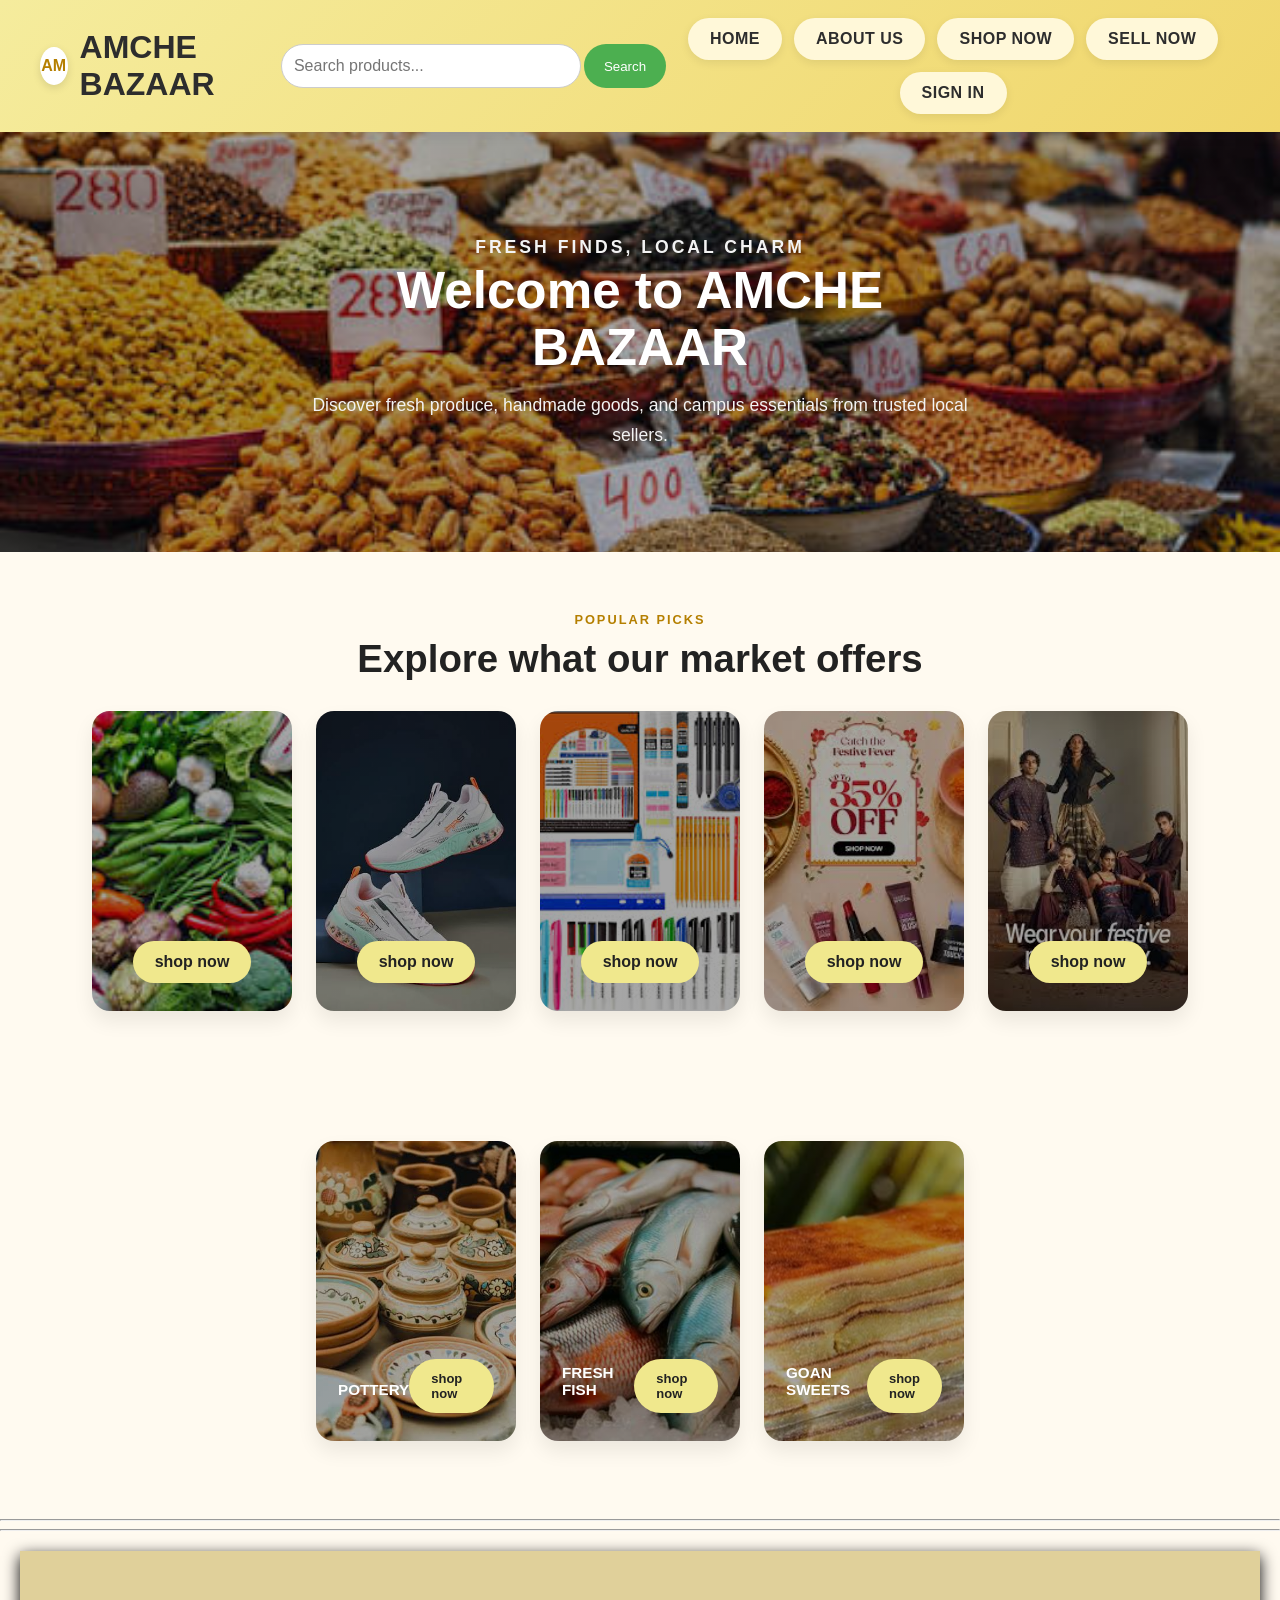
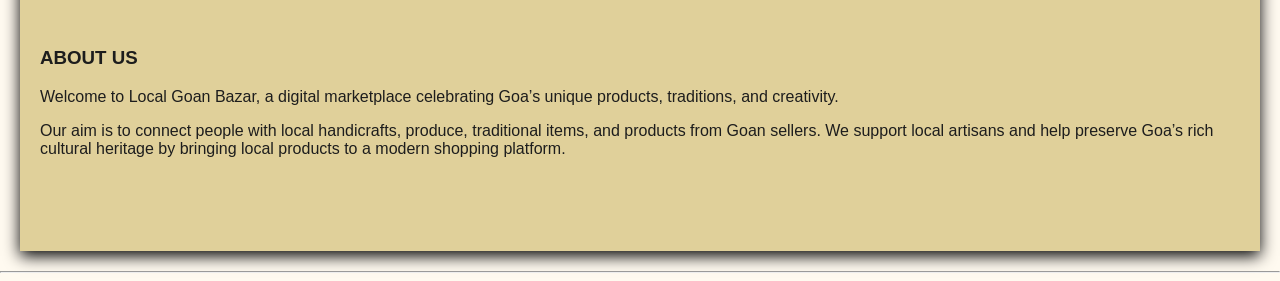
<file: index.html>
<DOCTYPE>
<html>
<head>
<title>Amche Bazaar- Buy & Sell Local Items</title>
<meta charset="UTF-8">
    <meta name="viewport" content="width=device-width, initial-scale=1.0">
    <title>AMCHEM BAZAAR</title>
    <link rel="stylesheet" href="style.css">
      <style>
    * {
    box-sizing: border-box;
  }
   body {
    margin: 0;
    font-family: Arial, sans-serif;
    background: #fffaf0;
    color: #1d1d1d;
  }
  a {
    text-decoration: none;
    color: inherit;
  }
  .navbar {
    background: linear-gradient(135deg, #f5ec9d, #f0d66b);
    padding: 18px 40px;
    display: flex;
    flex-direction:row;
    justify-content: space-between;
    align-items: center;
    box-shadow: 0 4px 12px rgba(0, 0, 0, 0.08);
    position: sticky;
    top: 0;
    z-index: 10;
  }
  .brand {
    display: flex;
    align-items: center;
    gap: 12px;
  }
  .brand-mark {
    width: 38px;
    height: 38px;
    display: inline-flex;
    align-items: center;
    justify-content: center;
    border-radius: 50%;
    background: #fff;
    color: #b57f00;
    font-weight: 700;
    box-shadow: 0 3px 8px rgba(0, 0, 0, 0.12);
  }
  .navbar h1 {
    margin: 0;
    font-size: 2rem;
    color: #2d2d2d;
    text-transform: capitalize;
  }
  .buttons {
    display: flex;
    flex-direction:row;
    flex-wrap: wrap;
    justify-content: center;
    gap: 12px;
  }
  .buttons a {
    display: inline-block;
    padding: 12px 22px;
    border-radius: 30px;
    background: #fff8d9;
    color: #2d2d2d;
    font-weight: 700;
    text-transform: uppercase;
    letter-spacing: 0.5px;
    transition: transform 0.2s ease, box-shadow 0.2s ease;
    box-shadow: 0 3px 10px rgba(0, 0, 0, 0.08);
  }
  .buttons a:hover {
    transform: translateY(-2px);
    box-shadow: 0 8px 16px rgba(0, 0, 0, 0.12);
  }
  .welcomesection {
    background: linear-gradient(rgba(0, 0, 0, 0.35), rgba(0, 0, 0, 0.35)), url("assets/images/localm.jpg") center/cover no-repeat;
    min-height: 420px;
    display: flex;
    align-items: center;
    justify-content: center;
    padding: 40px 20px;
  }
  .backbody {
    max-width: 700px;
    text-align: center;
    color: #fff;
  }
  .tagline {
    margin: 0 0 10px;
    font-size: 1rem;
    letter-spacing: 3px;
    text-transform: uppercase;
    color: #ffe69a;
    font-weight: 700;
  }
  .backbody h1 {
    margin: 0 0 15px;
    font-size: clamp(2.2rem, 4vw, 4rem);
    line-height: 1.1;
  }
  .backbody p {
    margin: 0;
    font-size: 1.1rem;
    line-height: 1.7;
    color: #f3f3f3;
  }
  .products {
    padding: 60px 20px 40px;
    background: #fffaf0;
  }
  .section-heading {
    text-align: center;
    margin-bottom: 30px;
  }
  .section-heading span {
    display: inline-block;
    margin-bottom: 10px;
    color: #b57f00;
    font-weight: 700;
    text-transform: uppercase;
    letter-spacing: 2px;
    font-size: 0.8rem;
  }
  .section-heading h2 {
    margin: 0;
    font-size: clamp(2rem, 3vw, 3rem);
    color: #222;
  }
  .cards {
    display: flex;
    justify-content: center;
    flex-wrap: wrap;
    gap: 24px;
    margin: 0 auto 30px;
    max-width: 1200px;
    hover:{
        background-color:rgb(221, 207, 207);
    }
  }
  .card1{
    flex: 1 1 260px;
    display:flex;
       justify-content:center;
    align-items:flex-end;
    max-width: 200px;
        height:300px;
       background-image:linear-gradient(rgb(0,0,0, 0.35), rgb(0,0,0, 0.35)),url("assets/images/organic-picks.jpg");
       background-size:cover;
    background-position:center;
    padding: 28px 22px;
    border-radius: 18px;
    box-shadow: 0 10px 20px rgba(0, 0, 0, 0.08);
    text-align: center;
    align-element:bottom;
    color: #fff;
  }
    .card2{
      flex: 1 1 260px;
  display:flex;
       justify-content:center;
    align-items:flex-end;
    max-width: 200px;
        height:300px;
       background-image:linear-gradient(rgb(0,0,0, 0.35), rgb(0,0,0, 0.35)),url("assets/images/shoes.jpg");
       background-size:cover;
    background-position:center;
    padding: 28px 22px;
    border-radius: 18px;
    box-shadow: 0 10px 20px rgba(0, 0, 0, 0.08);
    text-align: center;
    color: #fff;
  }
    .card3{
      flex: 1 1 260px;
   display:flex;
       justify-content:center;
    align-items:flex-end;
    max-width: 200px;
        height:300px;
       background-image:linear-gradient(rgb(0,0,0, 0.35), rgb(0,0,0, 0.35)),url("assets/images/schoolstuf.jpg");
       background-size:cover;
    background-position:center;
    padding: 28px 22px;
    border-radius: 18px;
    box-shadow: 0 10px 20px rgba(0, 0, 0, 0.08);
    text-align: center;
    color: #fff;
  }
    .card4{
      flex: 1 1 260px;
    display:flex;
       justify-content:center;
    align-items:flex-end;
    max-width: 200px;
        height:300px;
        background-image:linear-gradient(rgb(0,0,0, 0.35), rgb(0,0,0, 0.35)),url("assets/images/beautypro.jpg");
        background-size:cover;
    background-position:center;
    padding: 28px 22px;
    border-radius: 18px;
    box-shadow: 0 10px 20px rgba(0, 0, 0, 0.08);
    text-align: center;
    color: #fff;
  }  
  .card5{
    flex: 1 1 260px;
    display:flex;
       justify-content:center;
    align-items:flex-end;
    max-width: 200px;
    height:300px;
    background-image:linear-gradient(rgb(0,0,0, 0.35), rgb(0,0,0, 0.35)),url("assets/images/cloths.jpg");
    background-size:cover;
    background-position:center;
    padding: 28px 22px;
    border-radius: 18px;
    box-shadow: 0 10px 20px rgba(0, 0, 0, 0.08);
    color: #fff;
  }
   .card6{
    flex: 1 1 260px;
    display:flex;
       justify-content:center;
    align-items:flex-end;
    max-width: 200px;
    height:300px;
    background-image: linear-gradient(rgb(0,0,0, 0.35), rgb(0,0,0, 0.35)),url("assets/images/pots.jpg");
    background-size:cover;
    background-position:center;
    padding: 28px 22px;
    border-radius: 18px;
    box-shadow: 0 10px 20px rgba(0, 0, 0, 0.08);
    color: #fff;
    font-size:13px;
  }
   .card7{
    flex: 1 1 260px;
    display:flex;
       justify-content:center;
    align-items:flex-end;
    max-width: 200px;
    height:300px;
    background-image:linear-gradient(rgb(0,0,0, 0.35), rgb(0,0,0, 0.35)),url("assets/images/freshfish.jpg");
    background-size:cover;
    background-position:center;
    padding: 28px 22px;
    border-radius: 18px;
    box-shadow: 0 10px 20px rgba(0, 0, 0, 0.08);
    color: #fff;
     font-size:13px;
  }
     .card8{
    flex: 1 1 260px;
    display:flex;
       justify-content:center;
    align-items:flex-end;
    max-width: 200px;
    height:300px;
    background-image:linear-gradient(rgb(0,0,0, 0.35), rgb(0,0,0, 0.35)),url("assets/images/goan-sweets.jpg");
    background-size:auto;
    background-position:center;
    padding: 28px 22px;
    border-radius: 18px;
    box-shadow: 0 10px 20px rgba(0, 0, 0, 0.08);
    color: #fff;
     font-size:13px;
  }
.card1:hover{
  transform:scale(1.1);
  box-shadow:0 8px 20px rgb(0,0,0);
}
.card2:hover{
  transform:scale(1.1);
   box-shadow:0 8px 20px rgb(0,0,0);
}
.card3:hover{
  transform:scale(1.1);
   box-shadow:0 8px 20px rgb(0,0,0);
}
.card4:hover{
  transform:scale(1.1);
box-shadow:0 8px 20px rgb(0,0,0);
}
.card5:hover{
  transform:scale(1.1);
  box-shadow:0 8px 20px rgb(0,0,0);
}
.card6:hover{
  transform:scale(1.1);
  box-shadow:0 8px 20px rgb(0,0,0);
}
.card7:hover{
  transform:scale(1.1);
  box-shadow:0 8px 20px rgb(0,0,0);
}
.card8:hover{
  transform:scale(1.1);
  box-shadow:0 8px 20px rgb(0,0,0);
}
  .cardbut a {
    display: inline-block;
    padding: 12px 22px;
    border-radius: 30px;
    background: #f0e88d;
    color: #222;
    font-weight: 700;
    transition: 0.2s ease;
  }
  .cardbut a:hover {
    background: #e7d85b;
  }
  .card h3 {
    margin: 0 0 12px;
    font-size: 1.6rem;
  }
  .card p {
    margin: 0;
    line-height: 1.6;
    font-size: 1rem;
    color: #fffaf1;
  }
  .shop-grid {
    display: flex;
    justify-content: center;
    flex-wrap: wrap;
    gap: 18px;
    max-width: 1000px;
    margin: 40px auto 0;
  }
  .shop-item {
    flex: 1 1 220px;
    max-width: 260px;
    background: #fff;
    border: 1px solid #f5d77c;
    border-radius: 16px;
    padding: 22px 18px;
    text-align: center;
    box-shadow: 0 4px 12px rgba(0, 0, 0, 0.04);
  }
  .shop-item h3 {
    margin: 0 0 18px;
    color: #2d2d2d;
    font-size: 1.5rem;
  }
  .shop-item a:hover {
    background: #e7d85b;
  }
  @media (max-width: 700px) {
    .navbar {
      flex-direction: row;
      gap: 16px;
      padding: 18px 20px;
    }
    .navbar h1 {
      font-size: 1.6rem;
    }
    .buttons a {
      padding: 10px 16px;
    }
  }
  .box{
    border-radius:0px;
    width: 300px;
    height: 500px;
    background-color: rgb(240, 240, 240);
    padding: 20px;
    margin: 20px;
    box-shadow:0 5px 15px black;
    align-content:center;
  }
  .boxcontent{
    size:10px;
    font-family:Montserra;
  }
  .search-bar {
    display: flex;
    justify-content: center;
    gap: 3px;
}
.search-bar input {
    width: 200px;
    padding: 12px;
    border: 1px solid #ccc;
    border-radius: 25px;
    font-size: 16px;
}
.search-bar button {
    padding: 12px 20px;
    border: none;
    border-radius: 25px;
    background-color: #4caf50;
    color: white;
    cursor: pointer;
}
  .aboutus{
    display:center;
    justify-content:center;
    align-items:center;
      border-radius:0px;
    width: auto;
    height: 300px;
    background-color: rgb(224, 208, 154);
    padding: 20px;
    margin: 20px;
    box-shadow:0 5px 15px black;
    align-content:center;
  }
 .search-bar input {
    width: 300px;
    padding: 12px;
    border: 1px solid #ccc;
    border-radius: 25px;
    font-size: 16px;
}
 
    </style>
</head>
<body>
  <header class="navbar">
    <div class="brand">
      <span class="brand-mark">AM</span>
      <h1>AMCHE BAZAAR</h1>
      <div>
      <nav>
<div class="search-bar">
    <input type="text" placeholder="Search products...">
    <button>Search</button>
</div>
</div>
      </div>
    </div>
    <nav class="buttons" aria-label="Main navigation">
      <a href="#">Home</a>
      <a href="#aboutus">About Us</a>
      <a href="products.html">Shop Now</a>
      <a href="signin.html">Sell Now</a>
      <a href="signin.html">Sign In</a>
    </nav>
  </header>

  <main>
    <section class="welcomesection">
      <div class="backbody">
        <p class="tagline">Fresh finds, local charm</p>
        <h1>Welcome to AMCHE BAZAAR</h1>
        <p>Discover fresh produce, handmade goods, and campus essentials from trusted local sellers.</p>
      </div>
    </section>
    <section class="products">
      <div class="section-heading">
        <span>Popular picks</span>
        <h2>Explore what our market offers</h2>
      </div>
      <div class="cards">
        <article class="card1">
        <nav>
        <div class="cardbut"><a href="product.html">shop now</a></div></nav>
        </article>
        <article class="card2">
           <div class="cardbut"><a href="product2.html">shop now</a></div>
        </article>
        <article class="card3">
        <div class="cardbut"><a href="product.html">shop now</a></div>
        </article>
        <article class="card4">
    <div class="cardbut"><a href=#>shop now</a></div>
        </article>
        <article class="card5">
        <div class="cardbut"><a href=#>shop now</a></div>
        </article>
      </div>
      </section>
    <section class="products">
     <div class="cards">
        <article class="card6">
        <h1>POTTERY</h1>
        <nav>
        <div class="cardbut"><a href="product.html">shop now</a></div></nav>
        </article>
        <article class="card7">
        <h1>FRESH FISH</h1>
          <nav> <div class="cardbut"><a href="products.html#freshfish">shop now</a></div></.nav>
        </article>
          <article class="card8">
          <h1>GOAN SWEETS</h1>
          <nav> <div class="cardbut"><a href="products.html#goansweets">shop now</a></div></.nav>
        </article>
      </div>
    </section>
    <hr>
</section>
<hr>
    <section  id="aboutus">
    <article class="aboutus">
    <h1 style="align-items: center;">ABOUT US</h1>

<p>Welcome to Local Goan Bazar, a digital marketplace celebrating Goa’s unique products, traditions, and creativity.</p>

<p>Our aim is to connect people with local handicrafts, produce, traditional items, and products from Goan sellers. We support local artisans and help preserve Goa’s rich cultural heritage by bringing local products to a modern shopping platform.</p>
</article>
</section>
<hr>
  
  </main>

</body>
</file>
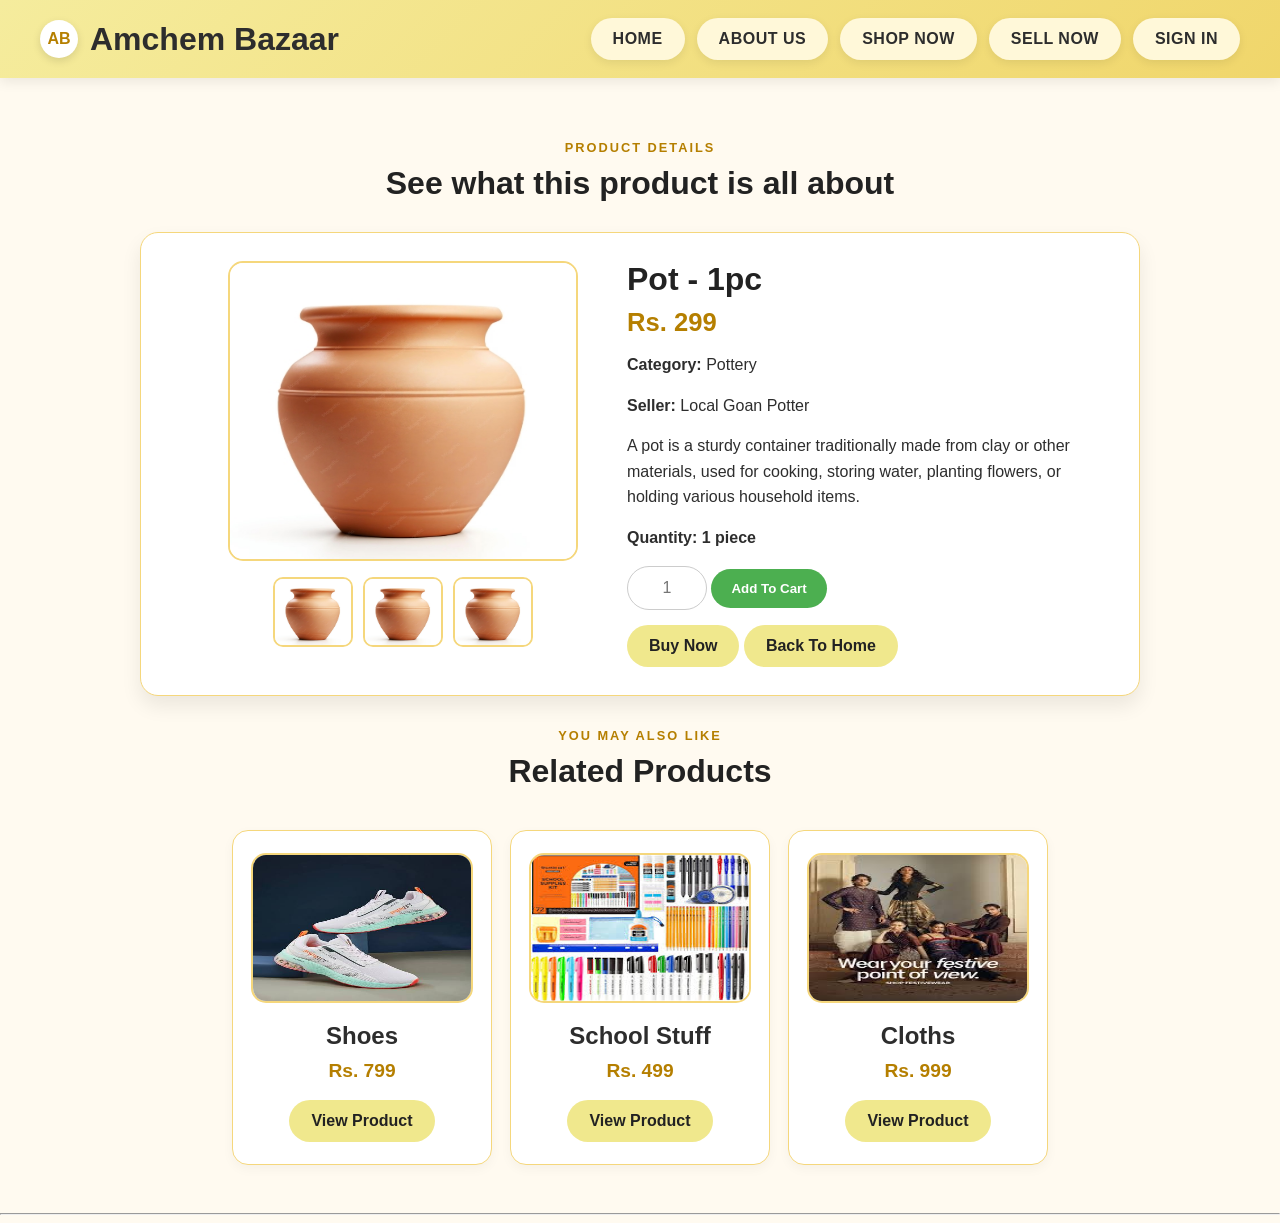
<file: product.html>
<!DOCTYPE html>
<html>
<head>
<meta charset="UTF-8">
<meta name="viewport" content="width=device-width, initial-scale=1.0">
<title>Amchem Bazaar - Pots</title>
<link rel="stylesheet" href="style.css">
<style>
  * {
    box-sizing: border-box;
  }
  body {
    margin: 0;
    font-family: Arial, sans-serif;
    background: #fffaf0;
    color: #1d1d1d;
  }
  a {
    text-decoration: none;
    color: inherit;
  }
  .navbar {
    background: linear-gradient(135deg, #f5ec9d, #f0d66b);
    padding: 18px 40px;
    display: flex;
    justify-content: space-between;
    align-items: center;
    box-shadow: 0 4px 12px rgba(0, 0, 0, 0.08);
    position: sticky;
    top: 0;
    z-index: 10;
  }
  .brand {
    display: flex;
    align-items: center;
    gap: 12px;
  }
  .brand-mark {
    width: 38px;
    height: 38px;
    display: inline-flex;
    align-items: center;
    justify-content: center;
    border-radius: 50%;
    background: #fff;
    color: #b57f00;
    font-weight: 700;
    box-shadow: 0 3px 8px rgba(0, 0, 0, 0.12);
  }
  .navbar h1 {
    margin: 0;
    font-size: 2rem;
    color: #2d2d2d;
    text-transform: capitalize;
  }
  .buttons {
    display: flex;
    flex-wrap: wrap;
    justify-content: center;
    gap: 12px;
  }
  .buttons a {
    display: inline-block;
    padding: 12px 22px;
    border-radius: 30px;
    background: #fff8d9;
    color: #2d2d2d;
    font-weight: 700;
    text-transform: uppercase;
    letter-spacing: 0.5px;
    box-shadow: 0 3px 10px rgba(0, 0, 0, 0.08);
  }
  .buttons a:hover {
    transform: translateY(-2px);
    box-shadow: 0 8px 16px rgba(0, 0, 0, 0.12);
  }
  .products {
    padding: 60px 20px 40px;
    background: #fffaf0;
  }
  .section-heading {
    text-align: center;
    margin-bottom: 30px;
  }
  .section-heading span {
    display: inline-block;
    margin-bottom: 10px;
    color: #b57f00;
    font-weight: 700;
    text-transform: uppercase;
    letter-spacing: 2px;
    font-size: 0.8rem;
  }
  .section-heading h2 {
    margin: 0;
    font-size: 2rem;
    color: #222;
  }
  .product-box {
    display: flex;
    justify-content: center;
    flex-wrap: wrap;
    gap: 24px;
    max-width: 1000px;
    margin: 0 auto 30px;
    background: #fff;
    border: 1px solid #f5d77c;
    border-radius: 18px;
    padding: 28px 22px;
    box-shadow: 0 10px 20px rgba(0, 0, 0, 0.08);
  }
  .product-image {
    flex: 1 1 260px;
    max-width: 400px;
    text-align: center;
  }
  .product-image img {
    width: 100%;
    max-width: 350px;
    height: 300px;
    border: 2px solid #f5d77c;
    border-radius: 15px;
  }
  .small-images {
    display: flex;
    justify-content: center;
    gap: 10px;
    margin-top: 12px;
  }
  .small-images img {
    width: 80px;
    height: 70px;
    border: 2px solid #f5d77c;
    border-radius: 10px;
  }
  .product-details {
    flex: 1 1 260px;
    max-width: 450px;
    text-align: left;
  }
  .product-details h1 {
    margin: 0 0 10px;
    font-size: 2rem;
    color: #222;
  }
  .product-details h3 {
    margin: 0 0 15px;
    font-size: 1.6rem;
    color: #b57f00;
  }
  .product-details p {
    margin: 0 0 15px;
    line-height: 1.6;
    font-size: 1rem;
    color: #2d2d2d;
  }
  .product-details input {
    width: 80px;
    padding: 12px;
    border: 1px solid #ccc;
    border-radius: 25px;
    font-size: 16px;
    text-align: center;
  }
  .product-details button {
    padding: 12px 20px;
    border: none;
    border-radius: 25px;
    background-color: #4caf50;
    color: white;
    font-weight: 700;
    cursor: pointer;
  }
  .cardbut a {
    display: inline-block;
    padding: 12px 22px;
    border-radius: 30px;
    background: #f0e88d;
    color: #222;
    font-weight: 700;
  }
  .cardbut a:hover {
    background: #e7d85b;
  }
  .shop-grid {
    display: flex;
    justify-content: center;
    flex-wrap: wrap;
    gap: 18px;
    max-width: 1000px;
    margin: 40px auto 0;
  }
  .shop-item {
    flex: 1 1 220px;
    max-width: 260px;
    background: #fff;
    border: 1px solid #f5d77c;
    border-radius: 16px;
    padding: 22px 18px;
    text-align: center;
    box-shadow: 0 4px 12px rgba(0, 0, 0, 0.04);
  }
  .shop-item img {
    width: 100%;
    height: 150px;
    border: 2px solid #f5d77c;
    border-radius: 15px;
  }
  .shop-item h3 {
    margin: 15px 0 10px;
    color: #2d2d2d;
    font-size: 1.5rem;
  }
  .shop-item p {
    margin: 0 0 18px;
    color: #b57f00;
    font-weight: 700;
    font-size: 1.2rem;
  }
  .shop-item a {
    display: inline-block;
    padding: 12px 22px;
    border-radius: 30px;
    background: #f0e88d;
    color: #222;
    font-weight: 700;
  }
  .shop-item a:hover {
    background: #e7d85b;
  }
  @media (max-width: 700px) {
    .navbar {
      flex-direction: column;
      gap: 16px;
      padding: 18px 20px;
    }
    .navbar h1 {
      font-size: 1.6rem;
    }
    .buttons a {
      padding: 10px 16px;
    }
    .product-details {
      text-align: center;
    }
  }
</style>
</head>
<body>
  <header class="navbar">
    <div class="brand">
      <span class="brand-mark">AB</span>
      <h1>Amchem Bazaar</h1>
    </div>
    <nav class="buttons" aria-label="Main navigation">
      <a href="index.html">Home</a>
      <a href="#">About Us</a>
      <a href="#">Shop Now</a>
      <a href="#">Sell Now</a>
      <a href="#">Sign In</a>
    </nav>
  </header>

  <main>
    <section class="products">
      <div class="section-heading">
        <span>Product Details</span>
        <h2>See what this product is all about</h2>
      </div>
      <div class="product-box">
        <div class="product-image">
          <img src="pot.jpeg" alt="Organic Picks Fresh Veggie Basket">
          <div class="small-images">
            <img src="pot.jpeg" alt="Product image 1">
            <img src="pot.jpeg" alt="Product image 2">
            <img src="pot.jpeg" alt="Product image 3">
          </div>
        </div>

        <div class="product-details">
          <h1>Pot - 1pc</h1>
          <h3>Rs. 299</h3>
          <p><b>Category:</b> Pottery</p>
          <p><b>Seller:</b> Local Goan Potter</p>
          <p>A pot is a sturdy container traditionally made from clay or other materials, used for cooking, storing water, planting flowers, or holding various household items.</p>
          <p><b>Quantity: 1 piece</b></p>
          <p>
            <input type="text" placeholder="1">
            <button>Add To Cart</button>
          </p>
          <div class="cardbut">
            <a href="#">Buy Now</a>
            <a href="index.html">Back To Home</a>
          </div>
        </div>
      </div>

      <div class="section-heading">
        <span>You may also like</span>
        <h2>Related Products</h2>
      </div>

      <div class="shop-grid">
        <div class="shop-item">
          <img src="assets/images/shoes.jpg" alt="Shoes">
          <h3>Shoes</h3>
          <p>Rs. 799</p>
          <a href="#">View Product</a>
        </div>
        <div class="shop-item">
          <img src="assets/images/schoolstuf.jpg" alt="School Stuff">
          <h3>School Stuff</h3>
          <p>Rs. 499</p>
          <a href="#">View Product</a>
        </div>
        <div class="shop-item">
          <img src="assets/images/cloths.jpg" alt="Cloths">
          <h3>Cloths</h3>
          <p>Rs. 999</p>
          <a href="#">View Product</a>
        </div>
      </div>
    </section>
    <hr>
  </main>
</body>
</html>
</file>
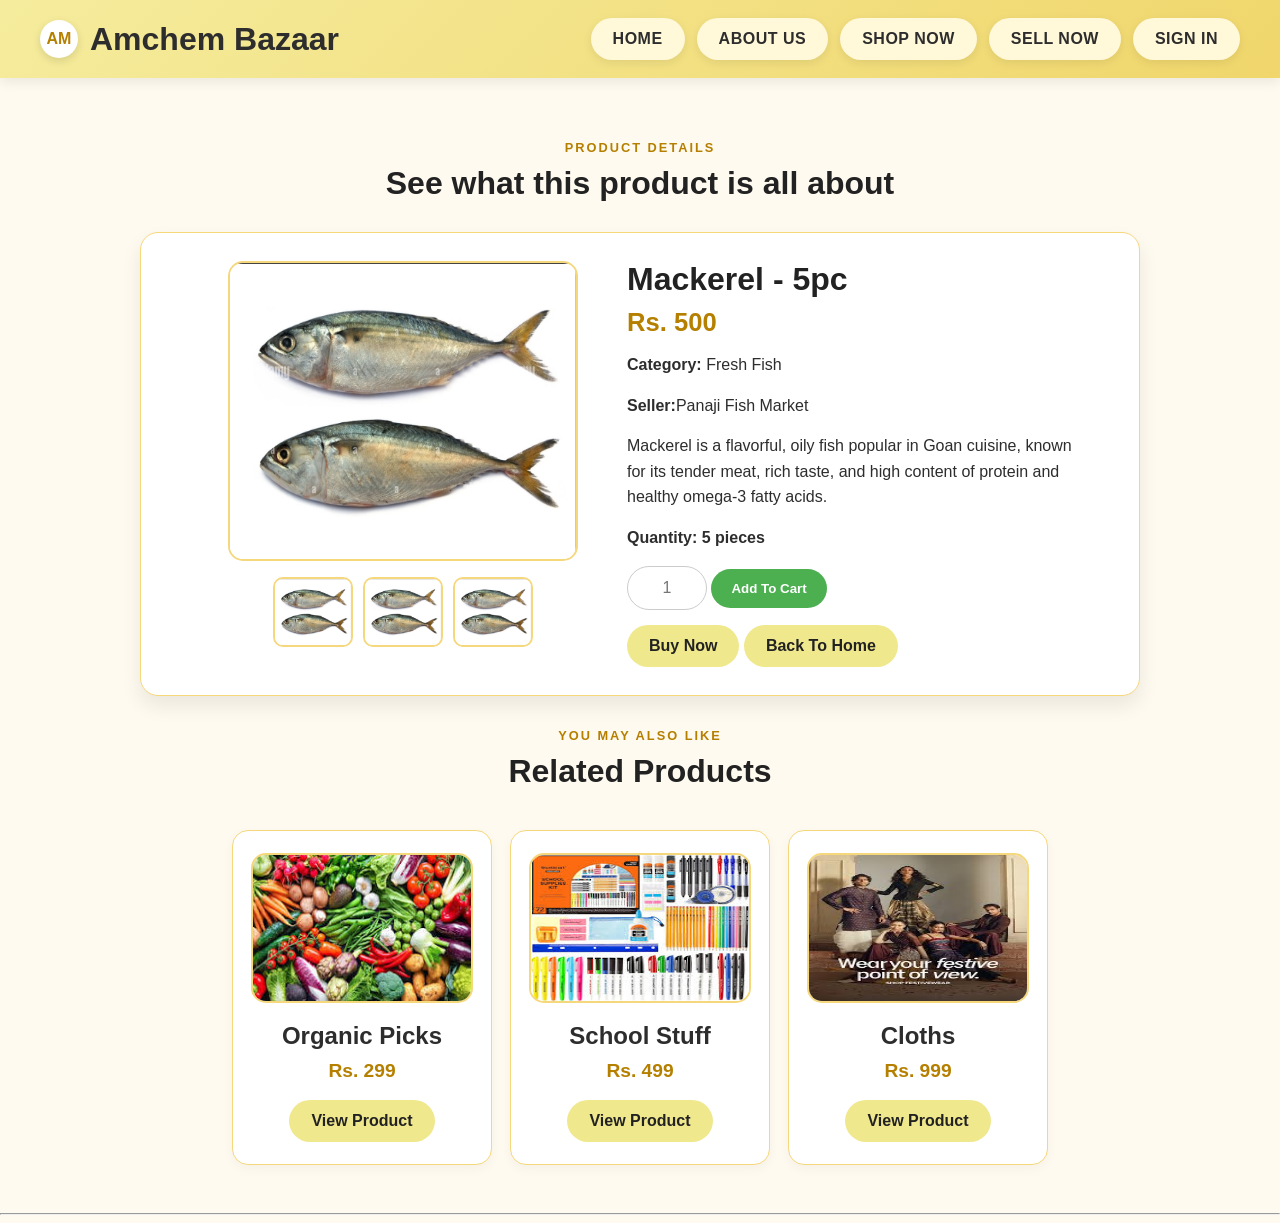
<file: product2.html>
<!DOCTYPE html>
<html>
<head>
<meta charset="UTF-8">
<meta name="viewport" content="width=device-width, initial-scale=1.0">
<title>Amchem Bazaar - Fresh Fish</title>
<link rel="stylesheet" href="style.css">
<style>
  * {
    box-sizing: border-box;
  }
  body {
    margin: 0;
    font-family: Arial, sans-serif;
    background: #fffaf0;
    color: #1d1d1d;
  }
  a {
    text-decoration: none;
    color: inherit;
  }
  .navbar {
    background: linear-gradient(135deg, #f5ec9d, #f0d66b);
    padding: 18px 40px;
    display: flex;
    justify-content: space-between;
    align-items: center;
    box-shadow: 0 4px 12px rgba(0, 0, 0, 0.08);
    position: sticky;
    top: 0;
    z-index: 10;
  }
  .brand {
    display: flex;
    align-items: center;
    gap: 12px;
  }
  .brand-mark {
    width: 38px;
    height: 38px;
    display: inline-flex;
    align-items: center;
    justify-content: center;
    border-radius: 50%;
    background: #fff;
    color: #b57f00;
    font-weight: 700;
    box-shadow: 0 3px 8px rgba(0, 0, 0, 0.12);
  }
  .navbar h1 {
    margin: 0;
    font-size: 2rem;
    color: #2d2d2d;
    text-transform: capitalize;
  }
  .buttons {
    display: flex;
    flex-wrap: wrap;
    justify-content: center;
    gap: 12px;
  }
  .buttons a {
    display: inline-block;
    padding: 12px 22px;
    border-radius: 30px;
    background: #fff8d9;
    color: #2d2d2d;
    font-weight: 700;
    text-transform: uppercase;
    letter-spacing: 0.5px;
    box-shadow: 0 3px 10px rgba(0, 0, 0, 0.08);
  }
  .buttons a:hover {
    transform: translateY(-2px);
    box-shadow: 0 8px 16px rgba(0, 0, 0, 0.12);
  }
  .products {
    padding: 60px 20px 40px;
    background: #fffaf0;
  }
  .section-heading {
    text-align: center;
    margin-bottom: 30px;
  }
  .section-heading span {
    display: inline-block;
    margin-bottom: 10px;
    color: #b57f00;
    font-weight: 700;
    text-transform: uppercase;
    letter-spacing: 2px;
    font-size: 0.8rem;
  }
  .section-heading h2 {
    margin: 0;
    font-size: 2rem;
    color: #222;
  }
  .product-box {
    display: flex;
    justify-content: center;
    flex-wrap: wrap;
    gap: 24px;
    max-width: 1000px;
    margin: 0 auto 30px;
    background: #fff;
    border: 1px solid #f5d77c;
    border-radius: 18px;
    padding: 28px 22px;
    box-shadow: 0 10px 20px rgba(0, 0, 0, 0.08);
  }
  .product-image {
    flex: 1 1 260px;
    max-width: 400px;
    text-align: center;
  }
  .product-image img {
    width: 100%;
    max-width: 350px;
    height: 300px;
    border: 2px solid #f5d77c;
    border-radius: 15px;
  }
  .small-images {
    display: flex;
    justify-content: center;
    gap: 10px;
    margin-top: 12px;
  }
  .small-images img {
    width: 80px;
    height: 70px;
    border: 2px solid #f5d77c;
    border-radius: 10px;
  }
  .product-details {
    flex: 1 1 260px;
    max-width: 450px;
    text-align: left;
  }
  .product-details h1 {
    margin: 0 0 10px;
    font-size: 2rem;
    color: #222;
  }
  .product-details h3 {
    margin: 0 0 15px;
    font-size: 1.6rem;
    color: #b57f00;
  }
  .product-details p {
    margin: 0 0 15px;
    line-height: 1.6;
    font-size: 1rem;
    color: #2d2d2d;
  }
  .product-details input {
    width: 80px;
    padding: 12px;
    border: 1px solid #ccc;
    border-radius: 25px;
    font-size: 16px;
    text-align: center;
  }
  .product-details button {
    padding: 12px 20px;
    border: none;
    border-radius: 25px;
    background-color: #4caf50;
    color: white;
    font-weight: 700;
    cursor: pointer;
  }
  .cardbut a {
    display: inline-block;
    padding: 12px 22px;
    border-radius: 30px;
    background: #f0e88d;
    color: #222;
    font-weight: 700;
  }
  .cardbut a:hover {
    background: #e7d85b;
  }
  .shop-grid {
    display: flex;
    justify-content: center;
    flex-wrap: wrap;
    gap: 18px;
    max-width: 1000px;
    margin: 40px auto 0;
  }
  .shop-item {
    flex: 1 1 220px;
    max-width: 260px;
    background: #fff;
    border: 1px solid #f5d77c;
    border-radius: 16px;
    padding: 22px 18px;
    text-align: center;
    box-shadow: 0 4px 12px rgba(0, 0, 0, 0.04);
  }
  .shop-item img {
    width: 100%;
    height: 150px;
    border: 2px solid #f5d77c;
    border-radius: 15px;
  }
  .shop-item h3 {
    margin: 15px 0 10px;
    color: #2d2d2d;
    font-size: 1.5rem;
  }
  .shop-item p {
    margin: 0 0 18px;
    color: #b57f00;
    font-weight: 700;
    font-size: 1.2rem;
  }
  .shop-item a {
    display: inline-block;
    padding: 12px 22px;
    border-radius: 30px;
    background: #f0e88d;
    color: #222;
    font-weight: 700;
  }
  .shop-item a:hover {
    background: #e7d85b;
  }
  @media (max-width: 700px) {
    .navbar {
      flex-direction: column;
      gap: 16px;
      padding: 18px 20px;
    }
    .navbar h1 {
      font-size: 1.6rem;
    }
    .buttons a {
      padding: 10px 16px;
    }
    .product-details {
      text-align: center;
    }
  }
</style>
</head>
<body>
  <header class="navbar">
    <div class="brand">
      <span class="brand-mark">AM</span>
      <h1>Amchem Bazaar</h1>
    </div>
    <nav class="buttons" aria-label="Main navigation">
      <a href="index.html">Home</a>
      <a href="#">About Us</a>
      <a href="#">Shop Now</a>
      <a href="#">Sell Now</a>
      <a href="#">Sign In</a>
    </nav>
  </header>

  <main>
    <section class="products">
      <div class="section-heading">
        <span>Product Details</span>
        <h2>See what this product is all about</h2>
      </div>

      <div class="product-box">
        <div class="product-image">
          <img src="mackerel.jpeg" alt="Sports Shoes">
          <div class="small-images">
            <img src="mackerel.jpeg" alt="Product image 1">
            <img src="mackerel.jpeg" alt="Product image 2">
            <img src="mackerel.jpeg" alt="Product image 3">
          </div>
        </div>

        <div class="product-details">
          <h1>Mackerel - 5pc</h1>
          <h3>Rs. 500</h3>
          <p><b>Category:</b> Fresh Fish</p>
          <p><b>Seller:</b>Panaji Fish Market</p>
          <p>Mackerel is a flavorful, oily fish popular in Goan cuisine, known for its tender meat, rich taste, and high content of protein and healthy omega-3 fatty acids.
</p>
          <p><b>Quantity: 5 pieces</b></p>
          <p>
            <input type="text" placeholder="1">
            <button>Add To Cart</button>
          </p>
          <div class="cardbut">
            <a href="#">Buy Now</a>
            <a href="index.html">Back To Home</a>
          </div>
        </div>
      </div>

      <div class="section-heading">
        <span>You may also like</span>
        <h2>Related Products</h2>
      </div>

      <div class="shop-grid">
        <div class="shop-item">
          <img src="assets/images/organic-picks.jpg" alt="Organic Picks">
          <h3>Organic Picks</h3>
          <p>Rs. 299</p>
          <a href="product.html">View Product</a>
        </div>
        <div class="shop-item">
          <img src="assets/images/schoolstuf.jpg" alt="School Stuff">
          <h3>School Stuff</h3>
          <p>Rs. 499</p>
          <a href="#">View Product</a>
        </div>
        <div class="shop-item">
          <img src="assets/images/cloths.jpg" alt="Cloths">
          <h3>Cloths</h3>
          <p>Rs. 999</p>
          <a href="#">View Product</a>
        </div>
      </div>
    </section>
    <hr>
  </main>
</body>
</html>
</file>
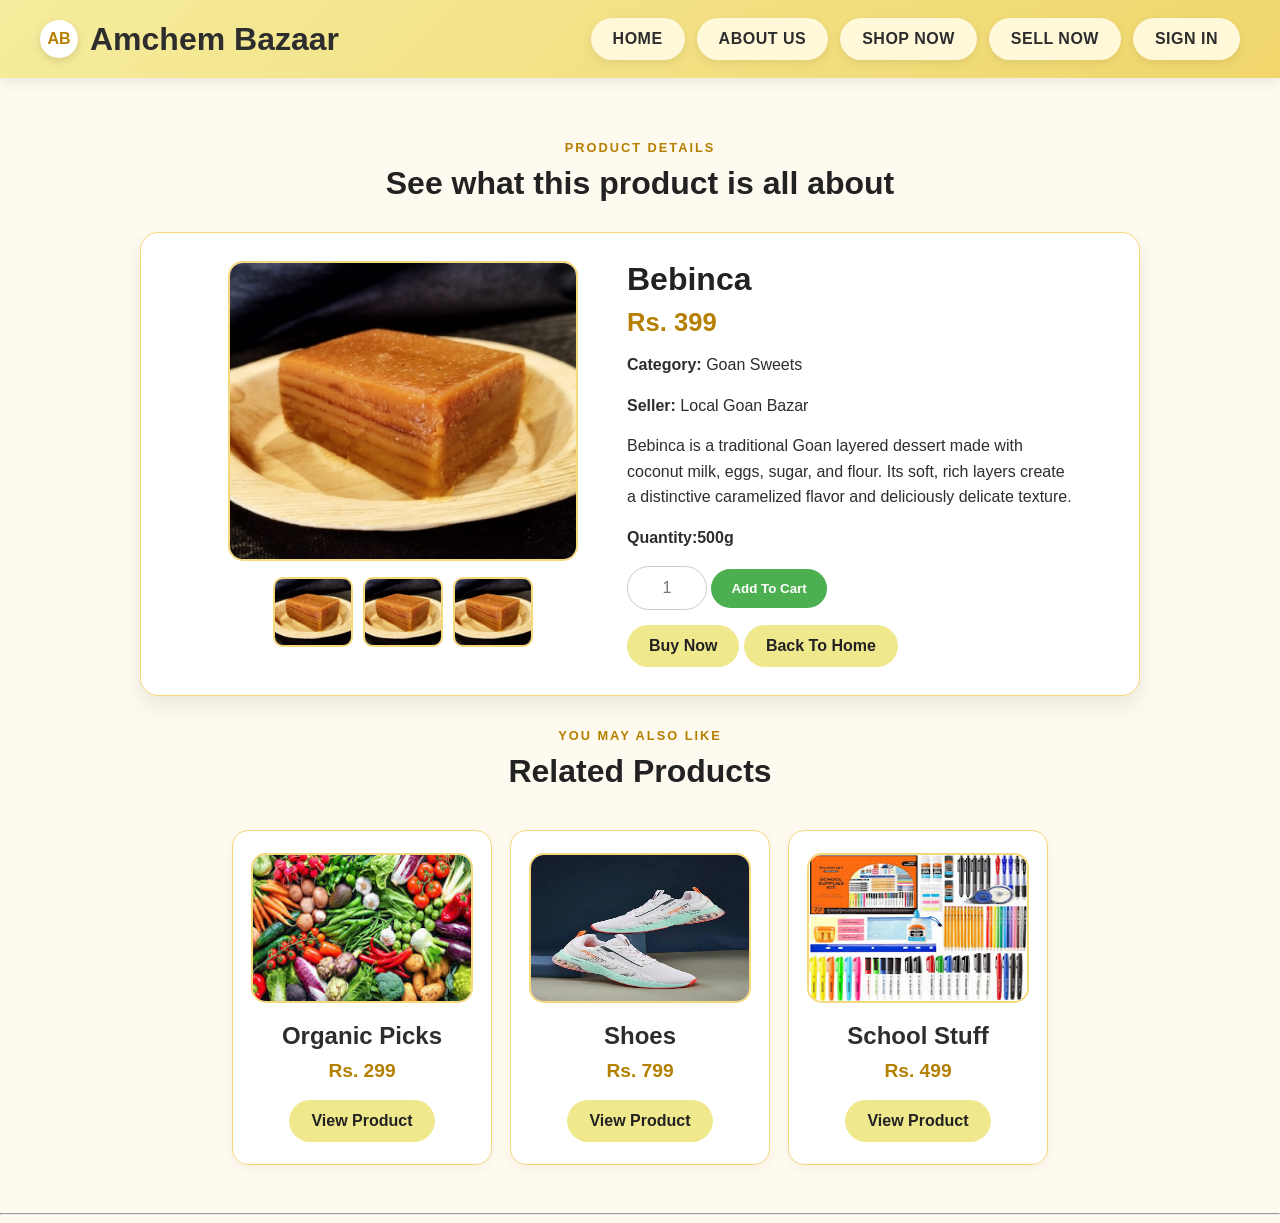
<file: product3.html>
<!DOCTYPE html>
<html>
<head>
<meta charset="UTF-8">
<meta name="viewport" content="width=device-width, initial-scale=1.0">
<title>Amchem Bazaar - Sweets</title>
<link rel="stylesheet" href="style.css">
<style>
  * {
    box-sizing: border-box;
  }
  body {
    margin: 0;
    font-family: Arial, sans-serif;
    background: #fffaf0;
    color: #1d1d1d;
  }
  a {
    text-decoration: none;
    color: inherit;
  }
  .navbar {
    background: linear-gradient(135deg, #f5ec9d, #f0d66b);
    padding: 18px 40px;
    display: flex;
    justify-content: space-between;
    align-items: center;
    box-shadow: 0 4px 12px rgba(0, 0, 0, 0.08);
    position: sticky;
    top: 0;
    z-index: 10;
  }
  .brand {
    display: flex;
    align-items: center;
    gap: 12px;
  }
  .brand-mark {
    width: 38px;
    height: 38px;
    display: inline-flex;
    align-items: center;
    justify-content: center;
    border-radius: 50%;
    background: #fff;
    color: #b57f00;
    font-weight: 700;
    box-shadow: 0 3px 8px rgba(0, 0, 0, 0.12);
  }
  .navbar h1 {
    margin: 0;
    font-size: 2rem;
    color: #2d2d2d;
    text-transform: capitalize;
  }
  .buttons {
    display: flex;
    flex-wrap: wrap;
    justify-content: center;
    gap: 12px;
  }
  .buttons a {
    display: inline-block;
    padding: 12px 22px;
    border-radius: 30px;
    background: #fff8d9;
    color: #2d2d2d;
    font-weight: 700;
    text-transform: uppercase;
    letter-spacing: 0.5px;
    box-shadow: 0 3px 10px rgba(0, 0, 0, 0.08);
  }
  .buttons a:hover {
    transform: translateY(-2px);
    box-shadow: 0 8px 16px rgba(0, 0, 0, 0.12);
  }
  .products {
    padding: 60px 20px 40px;
    background: #fffaf0;
  }
  .section-heading {
    text-align: center;
    margin-bottom: 30px;
  }
  .section-heading span {
    display: inline-block;
    margin-bottom: 10px;
    color: #b57f00;
    font-weight: 700;
    text-transform: uppercase;
    letter-spacing: 2px;
    font-size: 0.8rem;
  }
  .section-heading h2 {
    margin: 0;
    font-size: 2rem;
    color: #222;
  }
  .product-box {
    display: flex;
    justify-content: center;
    flex-wrap: wrap;
    gap: 24px;
    max-width: 1000px;
    margin: 0 auto 30px;
    background: #fff;
    border: 1px solid #f5d77c;
    border-radius: 18px;
    padding: 28px 22px;
    box-shadow: 0 10px 20px rgba(0, 0, 0, 0.08);
  }
  .product-image {
    flex: 1 1 260px;
    max-width: 400px;
    text-align: center;
  }
  .product-image img {
    width: 100%;
    max-width: 350px;
    height: 300px;
    border: 2px solid #f5d77c;
    border-radius: 15px;
  }
  .small-images {
    display: flex;
    justify-content: center;
    gap: 10px;
    margin-top: 12px;
  }
  .small-images img {
    width: 80px;
    height: 70px;
    border: 2px solid #f5d77c;
    border-radius: 10px;
  }
  .product-details {
    flex: 1 1 260px;
    max-width: 450px;
    text-align: left;
  }
  .product-details h1 {
    margin: 0 0 10px;
    font-size: 2rem;
    color: #222;
  }
  .product-details h3 {
    margin: 0 0 15px;
    font-size: 1.6rem;
    color: #b57f00;
  }
  .product-details p {
    margin: 0 0 15px;
    line-height: 1.6;
    font-size: 1rem;
    color: #2d2d2d;
  }
  .product-details input {
    width: 80px;
    padding: 12px;
    border: 1px solid #ccc;
    border-radius: 25px;
    font-size: 16px;
    text-align: center;
  }
  .product-details button {
    padding: 12px 20px;
    border: none;
    border-radius: 25px;
    background-color: #4caf50;
    color: white;
    font-weight: 700;
    cursor: pointer;
  }
  .cardbut a {
    display: inline-block;
    padding: 12px 22px;
    border-radius: 30px;
    background: #f0e88d;
    color: #222;
    font-weight: 700;
  }
  .cardbut a:hover {
    background: #e7d85b;
  }
  .shop-grid {
    display: flex;
    justify-content: center;
    flex-wrap: wrap;
    gap: 18px;
    max-width: 1000px;
    margin: 40px auto 0;
  }
  .shop-item {
    flex: 1 1 220px;
    max-width: 260px;
    background: #fff;
    border: 1px solid #f5d77c;
    border-radius: 16px;
    padding: 22px 18px;
    text-align: center;
    box-shadow: 0 4px 12px rgba(0, 0, 0, 0.04);
  }
  .shop-item img {
    width: 100%;
    height: 150px;
    border: 2px solid #f5d77c;
    border-radius: 15px;
  }
  .shop-item h3 {
    margin: 15px 0 10px;
    color: #2d2d2d;
    font-size: 1.5rem;
  }
  .shop-item p {
    margin: 0 0 18px;
    color: #b57f00;
    font-weight: 700;
    font-size: 1.2rem;
  }
  .shop-item a {
    display: inline-block;
    padding: 12px 22px;
    border-radius: 30px;
    background: #f0e88d;
    color: #222;
    font-weight: 700;
  }
  .shop-item a:hover {
    background: #e7d85b;
  }
  @media (max-width: 700px) {
    .navbar {
      flex-direction: column;
      gap: 16px;
      padding: 18px 20px;
    }
    .navbar h1 {
      font-size: 1.6rem;
    }
    .buttons a {
      padding: 10px 16px;
    }
    .product-details {
      text-align: center;
    }
  }
</style>
</head>
<body>
  <header class="navbar">
    <div class="brand">
      <span class="brand-mark">AB</span>
      <h1>Amchem Bazaar</h1>
    </div>
    <nav class="buttons" aria-label="Main navigation">
      <a href="index.html">Home</a>
      <a href="#">About Us</a>
      <a href="#">Shop Now</a>
      <a href="#">Sell Now</a>
      <a href="#">Sign In</a>
    </nav>
  </header>

  <main>
    <section class="products">
      <div class="section-heading">
        <span>Product Details</span>
        <h2>See what this product is all about</h2>
      </div>

      <div class="product-box">
        <div class="product-image">
          <img src="bebinca.jpeg" alt="Cotton Cloths">
          <div class="small-images">
            <img src="bebinca.jpeg" alt="Product image 1">
            <img src="bebinca.jpeg" alt="Product image 2">
            <img src="bebinca.jpeg" alt="Product image 3">
          </div>
        </div>

        <div class="product-details">
          <h1>Bebinca</h1>
          <h3>Rs. 399</h3>
          <p><b>Category:</b> Goan Sweets</p>
          <p><b>Seller:</b> Local Goan Bazar</p>
          <p>Bebinca is a traditional Goan layered dessert made with coconut milk, eggs, sugar, and flour. Its soft, rich layers create a distinctive caramelized flavor and deliciously delicate texture.
</p>
          <p><b>Quantity:500g</b></p>
          <p>
            <input type="text" placeholder="1">
            <button>Add To Cart</button>
          </p>
          <div class="cardbut">
            <a href="#">Buy Now</a>
            <a href="index.html">Back To Home</a>
          </div>
        </div>
      </div>

      <div class="section-heading">
        <span>You may also like</span>
        <h2>Related Products</h2>
      </div>

      <div class="shop-grid">
        <div class="shop-item">
          <img src="assets/images/organic-picks.jpg" alt="Organic Picks">
          <h3>Organic Picks</h3>
          <p>Rs. 299</p>
          <a href="product.html">View Product</a>
        </div>
        <div class="shop-item">
          <img src="assets/images/shoes.jpg" alt="Shoes">
          <h3>Shoes</h3>
          <p>Rs. 799</p>
          <a href="product2.html">View Product</a>
        </div>
        <div class="shop-item">
          <img src="assets/images/schoolstuf.jpg" alt="School Stuff">
          <h3>School Stuff</h3>
          <p>Rs. 499</p>
          <a href="#">View Product</a>
        </div>
      </div>
    </section>
    <hr>
  </main>
</body>
</html>
</file>
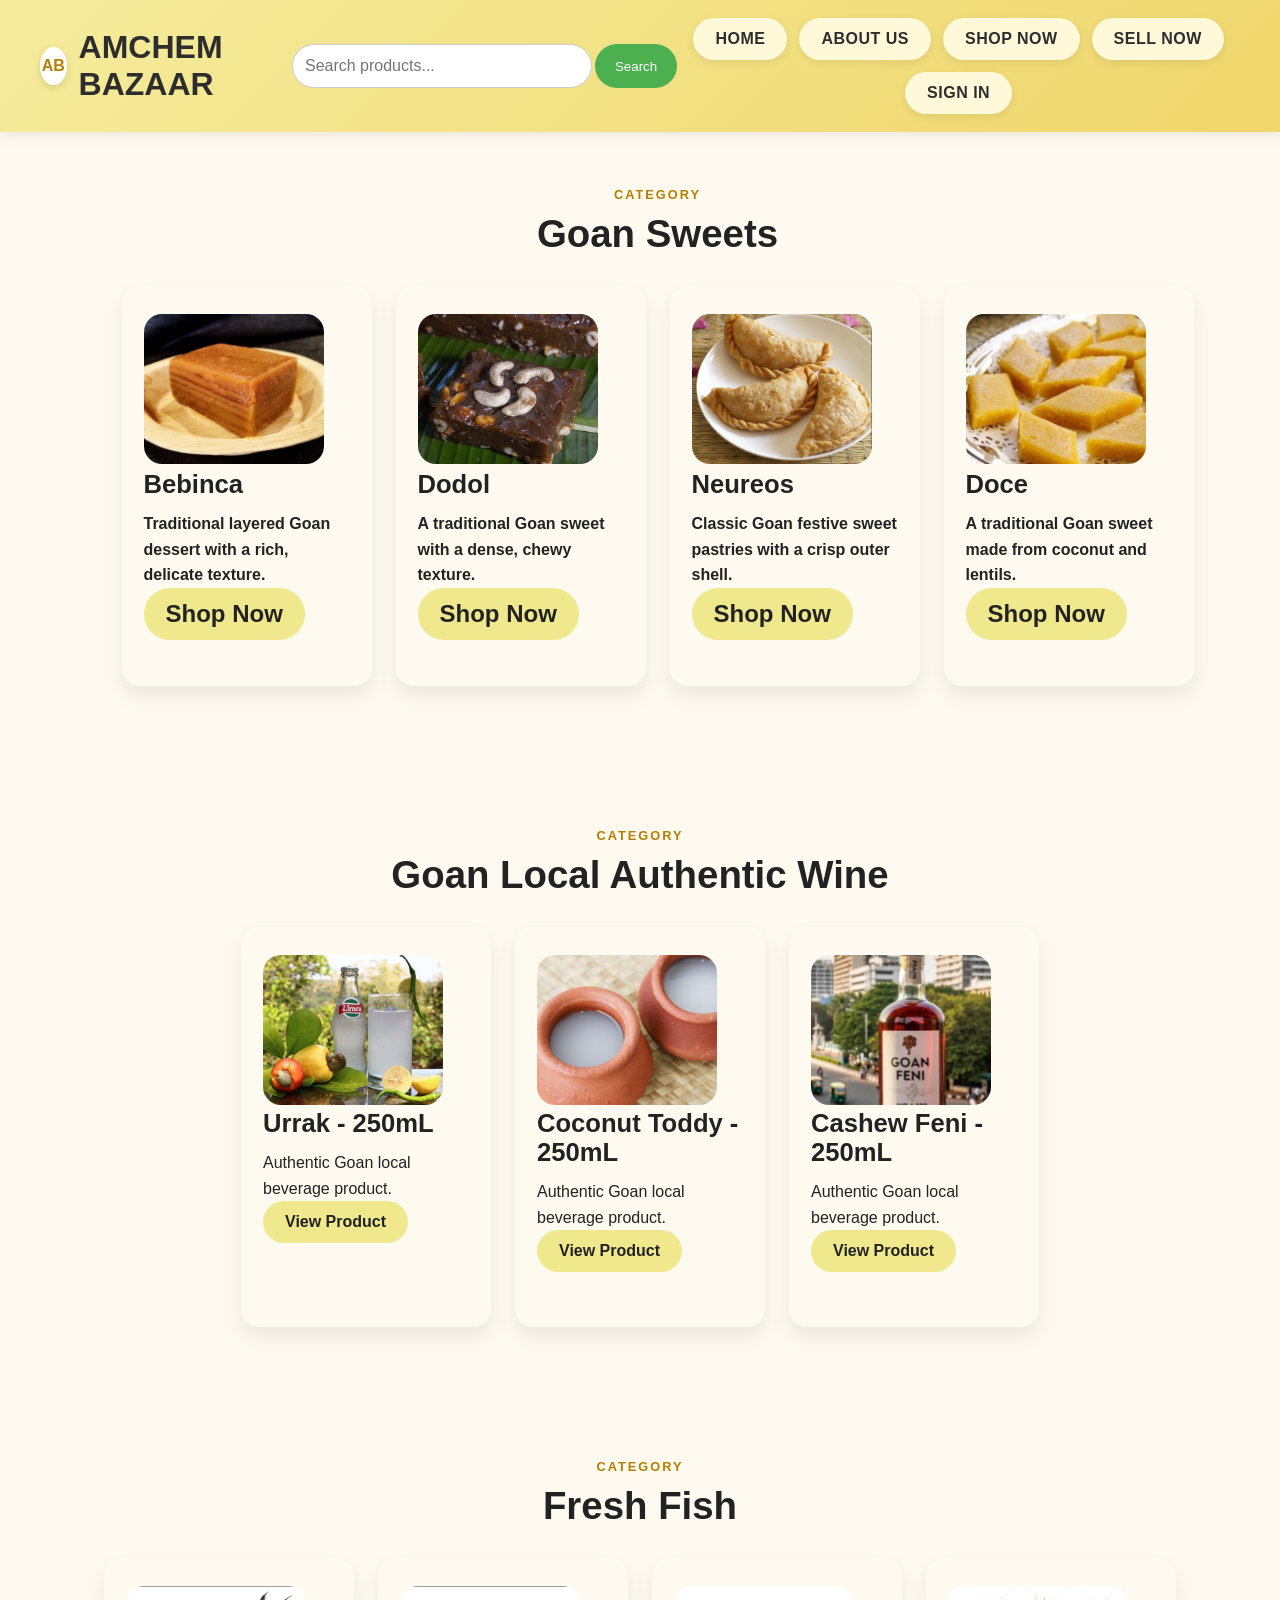
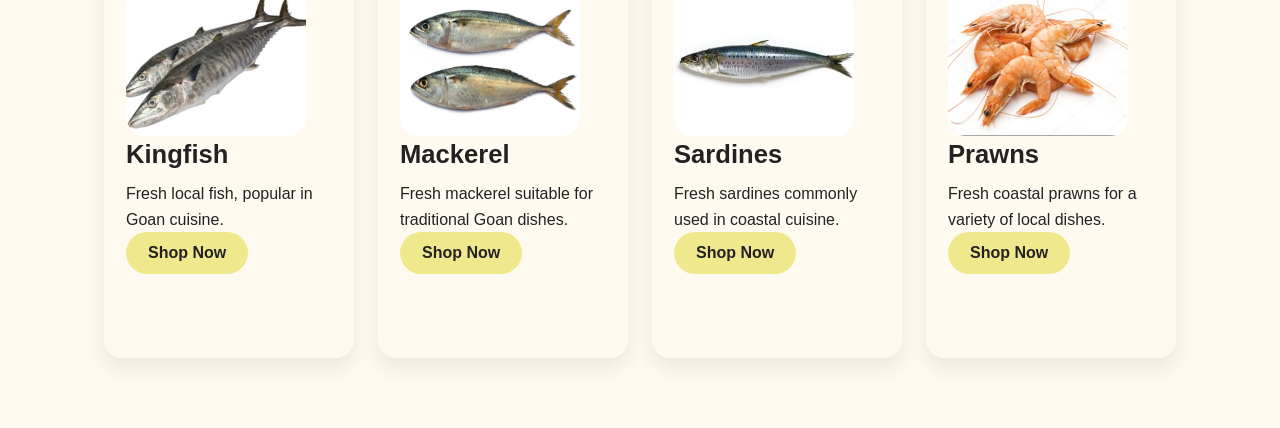
<file: products.html>
<!DOCTYPE html>
<html lang="en">
<head>
    <meta charset="UTF-8">
    <meta name="viewport" content="width=device-width, initial-scale=1.0">
    <title>Amchem Bazaar - Product Categories</title>
    <style>
            * {
    box-sizing: border-box;
  }
   body {
    margin: 0;
    font-family: Arial, sans-serif;
    background: #fffaf0;
    color: #1d1d1d;
  }
  a {
    text-decoration: none;
    color: inherit;
  }
  .navbar {
    background: linear-gradient(135deg, #f5ec9d, #f0d66b);
    padding: 18px 40px;
    display: flex;
    flex-direction:row;
    justify-content: space-between;
    align-items: center;
    box-shadow: 0 4px 12px rgba(0, 0, 0, 0.08);
    position: sticky;
    top: 0;
    z-index: 10;
  }
  .brand {
    display: flex;
    align-items: center;
    gap: 12px;
  }
  .brand-mark {
    width: 38px;
    height: 38px;
    display: inline-flex;
    align-items: center;
    justify-content: center;
    border-radius: 50%;
    background: #fff;
    color: #b57f00;
    font-weight: 700;
    box-shadow: 0 3px 8px rgba(0, 0, 0, 0.12);
  }
  .navbar h1 {
    margin: 0;
    font-size: 2rem;
    color: #2d2d2d;
    text-transform: capitalize;
  }
  .buttons {
    display: flex;
    flex-direction:row;
    flex-wrap: wrap;
    justify-content: center;
    gap: 12px;
  }
  .buttons a {
    display: inline-block;
    padding: 12px 22px;
    border-radius: 30px;
    background: #fff8d9;
    color: #2d2d2d;
    font-weight: 700;
    text-transform: uppercase;
    letter-spacing: 0.5px;
    transition: transform 0.2s ease, box-shadow 0.2s ease;
    box-shadow: 0 3px 10px rgba(0, 0, 0, 0.08);
  }
  .buttons a:hover {
    transform: translateY(-2px);
    box-shadow: 0 8px 16px rgba(0, 0, 0, 0.12);
  }
  .welcomesection {
    background: linear-gradient(rgba(0, 0, 0, 0.35), rgba(0, 0, 0, 0.35)), url('assets/images/img1.webp') center/cover no-repeat;
    min-height: 420px;
    display: flex;
    align-items: center;
    justify-content: center;
    padding: 40px 20px;
  }
  .backbody {
    max-width: 700px;
    text-align: center;
    color: #fff;
  }
  .tagline {
    margin: 0 0 10px;
    font-size: 1rem;
    letter-spacing: 3px;
    text-transform: uppercase;
    color: #ffe69a;
    font-weight: 700;
  }
  .backbody h1 {
    margin: 0 0 15px;
    font-size: clamp(2.2rem, 4vw, 4rem);
    line-height: 1.1;
  }
  .backbody p {
    margin: 0;
    font-size: 1.1rem;
    line-height: 1.7;
    color: #f3f3f3;
  }
  .products {
    padding: 60px 20px 40px;
    background: #fffaf0;
  }
  .section-heading {
    text-align: center;
    margin-bottom: 30px;
  }
  .section-heading span {
    display: inline-block;
    margin-bottom: 10px;
    color: #b57f00;
    font-weight: 700;
    text-transform: uppercase;
    letter-spacing: 2px;
    font-size: 0.8rem;
  }
  .section-heading h2 {
    margin: 0;
    font-size: clamp(2rem, 3vw, 3rem);
    color: #222;
  }
  .cards {
    display: flex;
    flex-direction:row;
    justify-content: center;
    flex-wrap: wrap;
    gap: 24px;
    margin: 0 auto 30px;
    max-width: 1200px;
    hover:{
        background-color:rgb(221, 207, 207);
    }
  } 
  .card{
    flex: 1 1 260px;
    /*display:flex;
    justify-content:center;
    align-items:flex-end;*/
    max-width: 250px;
    height:400px;
    background-size:cover;
    background-position:center;
    padding: 28px 22px;
    border-radius: 18px;
    box-shadow: 0 10px 20px rgba(0, 0, 0, 0.08);
    color: #222;
  }
  .card p {
    color: #222;
  }
  .card img {
    width: 180px;
    height: 150px;
    object-fit: cover;
    border-radius: 18px;
  }
.card:hover{
  transform:scale(1.1);
  box-shadow:0 8px 20px rgb(0,0,0);
}
  .cardbut a {
    display: inline-block;
    padding: 12px 22px;
    border-radius: 30px;
    background: #f0e88d;
    color: #222;
    font-weight: 700;
    transition: 0.2s ease;
  }
  .cardbut a:hover {
    background: #e7d85b;
  }
  .card h3 {
    margin: 0 0 12px;
    font-size: 1.6rem;
  }
  .card p {
    margin: 0;
    line-height: 1.6;
    font-size: 1rem;
    color: #fffaf1;
  }
  .shop-grid {
    display: flex;
    justify-content: center;
    flex-wrap: wrap;
    gap: 18px;
    max-width: 1000px;
    margin: 40px auto 0;
  }
  .shop-item {
    flex: 1 1 220px;
    max-width: 260px;
    background: #fff;
    border: 1px solid #f5d77c;
    border-radius: 16px;
    padding: 22px 18px;
    text-align: center;
    box-shadow: 0 4px 12px rgba(0, 0, 0, 0.04);
  }
  .shop-item h3 {
    margin: 0 0 18px;
    color: #2d2d2d;
    font-size: 1.5rem;
  }
  .shop-item a {
    display: inline-block;
    padding: 12px 22px;
    border-radius: 30px;
    background: #f0e88d;
    color: #222;
    font-weight: 700;
    transition: 0.2s ease;
  }
  .shop-item a:hover {
    background: #e7d85b;
  }
  @media (max-width: 700px) {
    .navbar {
      flex-direction: column;
      gap: 16px;
      padding: 18px 20px;
    }
    .navbar h1 {
      font-size: 1.6rem;
    }
    .buttons a {
      padding: 10px 16px;
    }
  }
  .box{
    border-radius:0px;
    width: 300px;
    height: 500px;
    background-color: rgb(240, 240, 240);
    padding: 20px;
    margin: 20px;
    box-shadow:0 5px 15px black;
    align-content:center;
  }
  .signup{
justify-content:center;
 display: flex;
    align-items: center;
    box-shadow:black;
    font-family: montserrat;
  }
  .boxcontent{
    size:10px;
    font-family:montserrat;
  }
  .search-bar {
    display: flex;
    justify-content: center;
    gap: 3px;
}
.search-bar input {
    width: 200px;
    padding: 12px;
    border: 1px solid #ccc;
    border-radius: 25px;
    font-size: 16px;
}
.search-bar button {
    padding: 12px 20px;
    border: none;
    border-radius: 25px;
    background-color: #4caf50;
    color: white;
    cursor: pointer;
}
  .aboutus{
    display:center;
    justify-content:center;
    align-items:center;
  }
 .search-bar input {
    width: 300px;
    padding: 12px;
    border: 1px solid #ccc;
    border-radius: 25px;
    font-size: 16px;
}
    </style>
</head>
<body>
    <header class="navbar">
    <div class="brand">
      <span class="brand-mark">AB</span>
      <h1>AMCHEM BAZAAR</h1>
      <div>
      <nav>
<div class="search-bar">
    <input type="text" placeholder="Search products...">
    <button>Search</button>
</div>
</div>
      </div>
    </div>
    <nav class="buttons" aria-label="Main navigation">
      <a href="index.html">Home</a>
      <a href="index.html">About Us</a>
      <a href="products.html">Shop Now</a>
      <a href="#">sell Now</a>
         <a href="#signin">sign in</a>

    </nav>
  </header>

  <section class="products-grid">
    <div class="products-head">
        <h1 style="padding:30px; margin-top:15px; margin-left: 35px;>Our Products</h1>
    </div>

    <section class="products" id="goansweets">
      <div class="section-heading">
        <span>Category</span>
        <h2>Goan Sweets</h2>
      </div>
      <div class="cards">
        <div class="card"><img src="bebinca.jpeg"><div><h3>Bebinca</h3><p style="color: #222;">Traditional layered Goan dessert with a rich, delicate texture.</p><div class="cardbut"><a href="product3.html">Shop Now</a></div></div></div>
        <div class="card"><img src="dodol.jpeg"><div><h3>Dodol</h3><p style="color: #222;">A traditional Goan sweet with a dense, chewy texture.</p><div class="cardbut"><a href="product3.html">Shop Now</a></div></div></div>
        <div class="card"><img src="neureo.jpeg"><div><h3>Neureos</h3><p style="color: #222;">Classic Goan festive sweet pastries with a crisp outer shell.</p><div class="cardbut"><a href="product3.html">Shop Now</a></div></div></div>
        <div class="card"><img src="doce.jpeg"><div><h3>Doce</h3><p style="color: #222;">A traditional Goan sweet made from coconut and lentils.</p><div class="cardbut"><a href="product3.html">Shop Now</a></div></div></div>
      </div>
    </section>

    <section class="products" id="goanwine">
      <div class="section-heading">
        <span>Category</span>
        <h2>Goan Local Authentic Wine</h2>
      </div>
      <div class="cards">
        <div class="card"><img src="urrak.jpeg"><div><h3>Urrak - 250mL</h3><p style="color: #222;">Authentic Goan local beverage product.</p><div class="cardbut"><a href="#">View Product</a></div></div></div>
        <div class="card"><img src="coconuttoddy.jpeg"><div><h3>Coconut Toddy - 250mL</h3><p style="color: #222;">Authentic Goan local beverage product.</p><div class="cardbut"><a href="#">View Product</a></div></div></div>
        <div class="card"><img src="feni.jpeg"><div><h3>Cashew Feni - 250mL</h3><p style="color: #222;">Authentic Goan local beverage product.</p><div class="cardbut"><a href="#">View Product</a></div></div></div>
        <!--<div class="card"><img src=""><div><h3>Local Product 4</h3><p>Authentic Goan local beverage product.</p><div class="cardbut"><a href="#">View Product</a></div></div></div> -->
      </div>
    </section>

    <section class="products" id="freshfish">
      <div class="section-heading">
        <span>Category</span>
        <h2>Fresh Fish</h2>
      </div>
      <div class="cards">
        <div class="card"><img src="kingfish.jpeg"><div><h3>Kingfish</h3><p style="color: #222;">Fresh local fish, popular in Goan cuisine.</p><div class="cardbut"><a href="product2.html">Shop Now</a></div></div></div>
        <div class="card"><img src="mackerel.jpeg"><div><h3>Mackerel</h3><p style="color: #222;">Fresh mackerel suitable for traditional Goan dishes.</p><div class="cardbut"><a href="product2.html">Shop Now</a></div></div></div>
        <div class="card"><img src="sardine.jpeg"><div><h3>Sardines</h3><p style="color: #222;">Fresh sardines commonly used in coastal cuisine.</p><div class="cardbut"><a href="product2.html">Shop Now</a></div></div></div>
        <div class="card"><img src="prawns.jpeg"><div><h3>Prawns</h3><p style="color: #222;">Fresh coastal prawns for a variety of local dishes.</p><div class="cardbut"><a href="product2.html">Shop Now</a></div></div></div>
      </div>
    </section>
  </section>
</body>
</html>
</file>
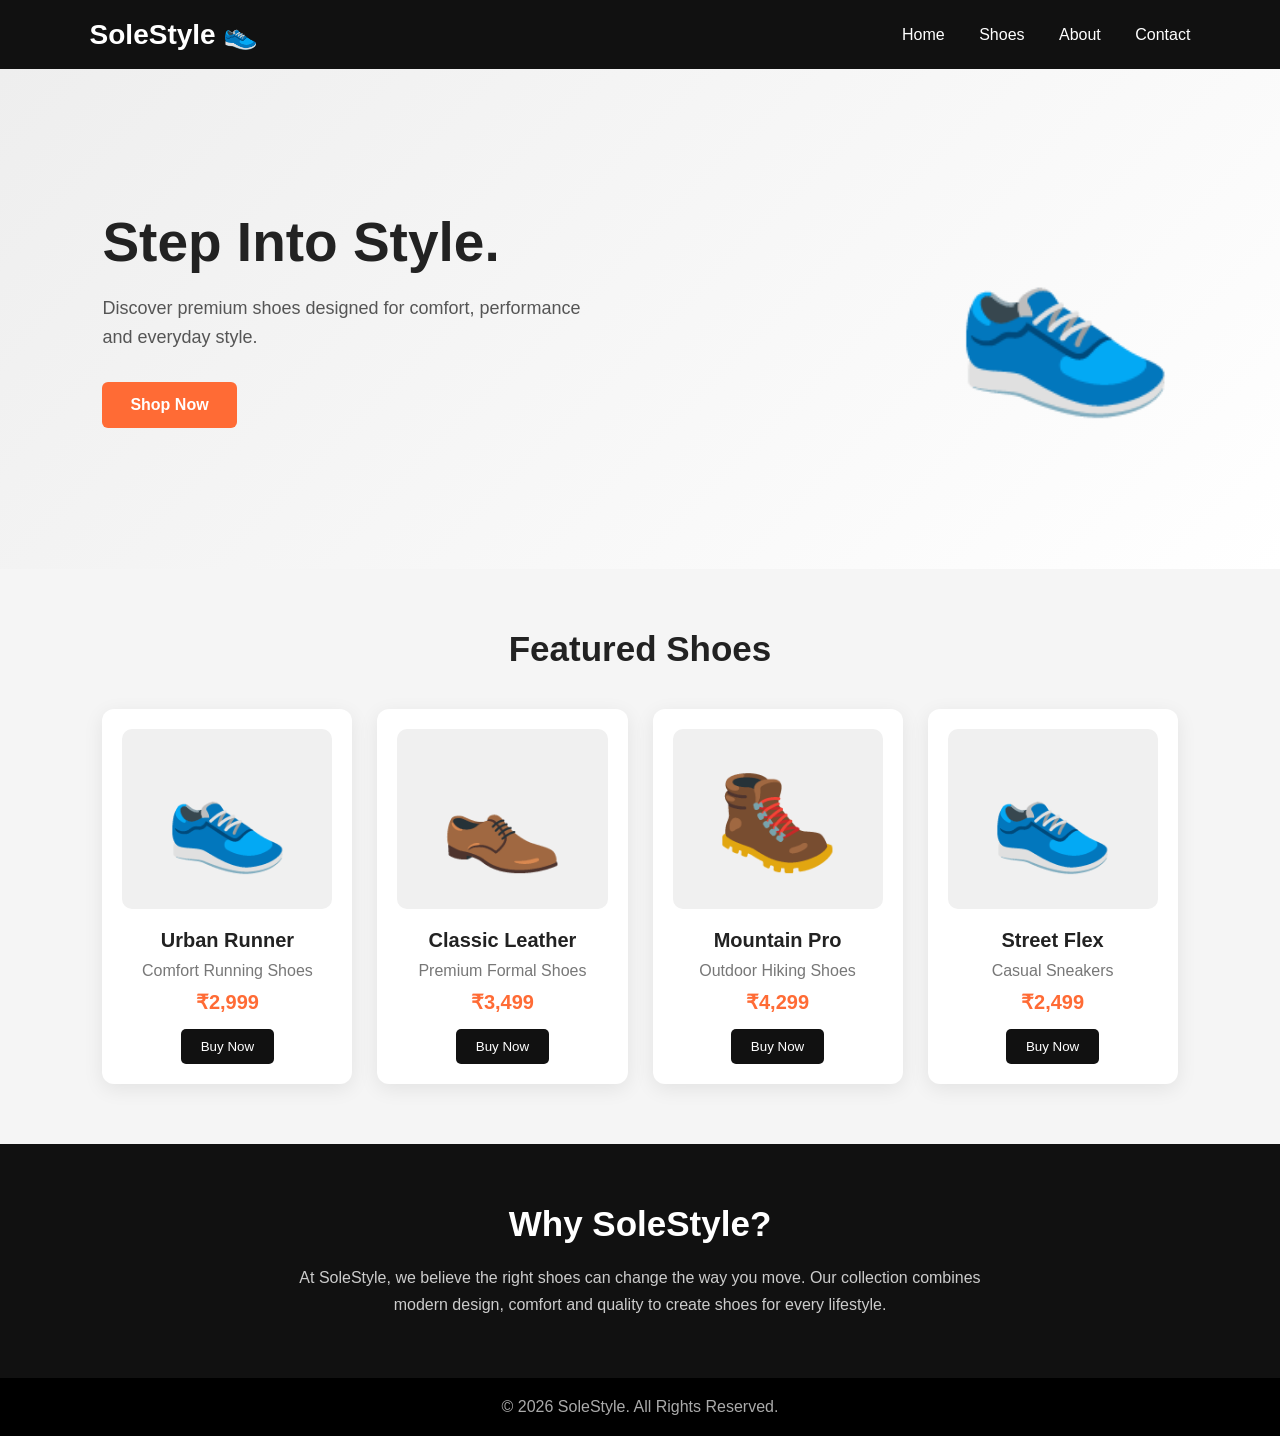
<file: shoes.html>
<!DOCTYPE html>
<html lang="en">
<head>
    <meta charset="UTF-8">
    <meta name="viewport" content="width=device-width, initial-scale=1.0">
    <title>SoleStyle - Premium Shoes</title>

    <style>
        * {
            margin: 0;
            padding: 0;
            box-sizing: border-box;
            font-family: Arial, sans-serif;
        }

        body {
            background: #f5f5f5;
            color: #222;
        }

        /* Navbar */
        header {
            background: #111;
            color: white;
            padding: 18px 7%;
            display: flex;
            justify-content: space-between;
            align-items: center;
        }

        .logo {
            font-size: 28px;
            font-weight: bold;
        }

        nav a {
            color: white;
            text-decoration: none;
            margin-left: 30px;
            font-size: 16px;
        }

        nav a:hover {
            color: #ff6b35;
        }

        /* Hero Section */
        .hero {
            min-height: 500px;
            display: flex;
            align-items: center;
            justify-content: space-between;
            padding: 60px 8%;
            background: linear-gradient(135deg, #eeeeee, #ffffff);
        }

        .hero-text {
            max-width: 500px;
        }

        .hero-text h1 {
            font-size: 55px;
            margin-bottom: 20px;
        }

        .hero-text p {
            font-size: 18px;
            color: #555;
            margin-bottom: 30px;
            line-height: 1.6;
        }

        .btn {
            display: inline-block;
            padding: 14px 28px;
            background: #ff6b35;
            color: white;
            text-decoration: none;
            border-radius: 6px;
            font-weight: bold;
        }

        .btn:hover {
            background: #e85a25;
        }

        .hero-shoe {
            font-size: 180px;
        }

        /* Products */
        .products {
            padding: 60px 8%;
        }

        .products h2 {
            text-align: center;
            font-size: 35px;
            margin-bottom: 40px;
        }

        .product-container {
            display: grid;
            grid-template-columns: repeat(4, 1fr);
            gap: 25px;
        }

        .product {
            background: white;
            border-radius: 12px;
            padding: 20px;
            text-align: center;
            box-shadow: 0 5px 20px rgba(0,0,0,0.08);
            transition: 0.3s;
        }

        .product:hover {
            transform: translateY(-8px);
        }

        .shoe-image {
            height: 180px;
            display: flex;
            justify-content: center;
            align-items: center;
            font-size: 100px;
            background: #f0f0f0;
            border-radius: 10px;
            margin-bottom: 20px;
        }

        .product h3 {
            font-size: 20px;
            margin-bottom: 10px;
        }

        .product p {
            color: #777;
            margin-bottom: 10px;
        }

        .price {
            font-size: 20px;
            font-weight: bold;
            color: #ff6b35;
            margin-bottom: 15px;
        }

        .buy-btn {
            border: none;
            background: #111;
            color: white;
            padding: 10px 20px;
            border-radius: 5px;
            cursor: pointer;
        }

        .buy-btn:hover {
            background: #ff6b35;
        }

        /* About */
        .about {
            padding: 60px 10%;
            text-align: center;
            background: #111;
            color: white;
        }

        .about h2 {
            font-size: 35px;
            margin-bottom: 20px;
        }

        .about p {
            max-width: 700px;
            margin: auto;
            line-height: 1.7;
            color: #ccc;
        }

        /* Footer */
        footer {
            background: #000;
            color: #aaa;
            text-align: center;
            padding: 20px;
        }

        /* Responsive */
        @media (max-width: 900px) {
            .product-container {
                grid-template-columns: repeat(2, 1fr);
            }

            .hero {
                flex-direction: column;
                text-align: center;
            }

            .hero-shoe {
                margin-top: 30px;
            }
        }

        @media (max-width: 600px) {
            nav {
                display: none;
            }

            .product-container {
                grid-template-columns: 1fr;
            }

            .hero-text h1 {
                font-size: 40px;
            }
        }
    </style>
</head>

<body>

    <!-- Navigation -->
    <header>
        <div class="logo">SoleStyle 👟</div>

        <nav>
            <a href="#home">Home</a>
            <a href="#products">Shoes</a>
            <a href="#about">About</a>
            <a href="#contact">Contact</a>
        </nav>
    </header>

    <!-- Hero -->
    <section class="hero" id="home">

        <div class="hero-text">
            <h1>Step Into Style.</h1>

            <p>
                Discover premium shoes designed for comfort,
                performance and everyday style.
            </p>

            <a href="#products" class="btn">Shop Now</a>
        </div>

        <div class="hero-shoe">
            👟
        </div>

    </section>

    <!-- Products -->
    <section class="products" id="products">

        <h2>Featured Shoes</h2>

        <div class="product-container">

            <div class="product">
                <div class="shoe-image">👟</div>
                <h3>Urban Runner</h3>
                <p>Comfort Running Shoes</p>
                <div class="price">₹2,999</div>
                <button class="buy-btn" onclick="buyNow('Urban Runner')">
                    Buy Now
                </button>
            </div>

            <div class="product">
                <div class="shoe-image">👞</div>
                <h3>Classic Leather</h3>
                <p>Premium Formal Shoes</p>
                <div class="price">₹3,499</div>
                <button class="buy-btn" onclick="buyNow('Classic Leather')">
                    Buy Now
                </button>
            </div>

            <div class="product">
                <div class="shoe-image">🥾</div>
                <h3>Mountain Pro</h3>
                <p>Outdoor Hiking Shoes</p>
                <div class="price">₹4,299</div>
                <button class="buy-btn" onclick="buyNow('Mountain Pro')">
                    Buy Now
                </button>
            </div>

            <div class="product">
                <div class="shoe-image">👟</div>
                <h3>Street Flex</h3>
                <p>Casual Sneakers</p>
                <div class="price">₹2,499</div>
                <button class="buy-btn" onclick="buyNow('Street Flex')">
                    Buy Now
                </button>
            </div>

        </div>

    </section>

    <!-- About -->
    <section class="about" id="about">

        <h2>Why SoleStyle?</h2>

        <p>
            At SoleStyle, we believe the right shoes can change the way
            you move. Our collection combines modern design, comfort and
            quality to create shoes for every lifestyle.
        </p>

    </section>

    <!-- Footer -->
    <footer id="contact">
        <p>© 2026 SoleStyle. All Rights Reserved.</p>
    </footer>

    <script>
        function buyNow(shoeName) {
            alert("You selected: " + shoeName);
        }
    </script>

</body>
</html>
</file>
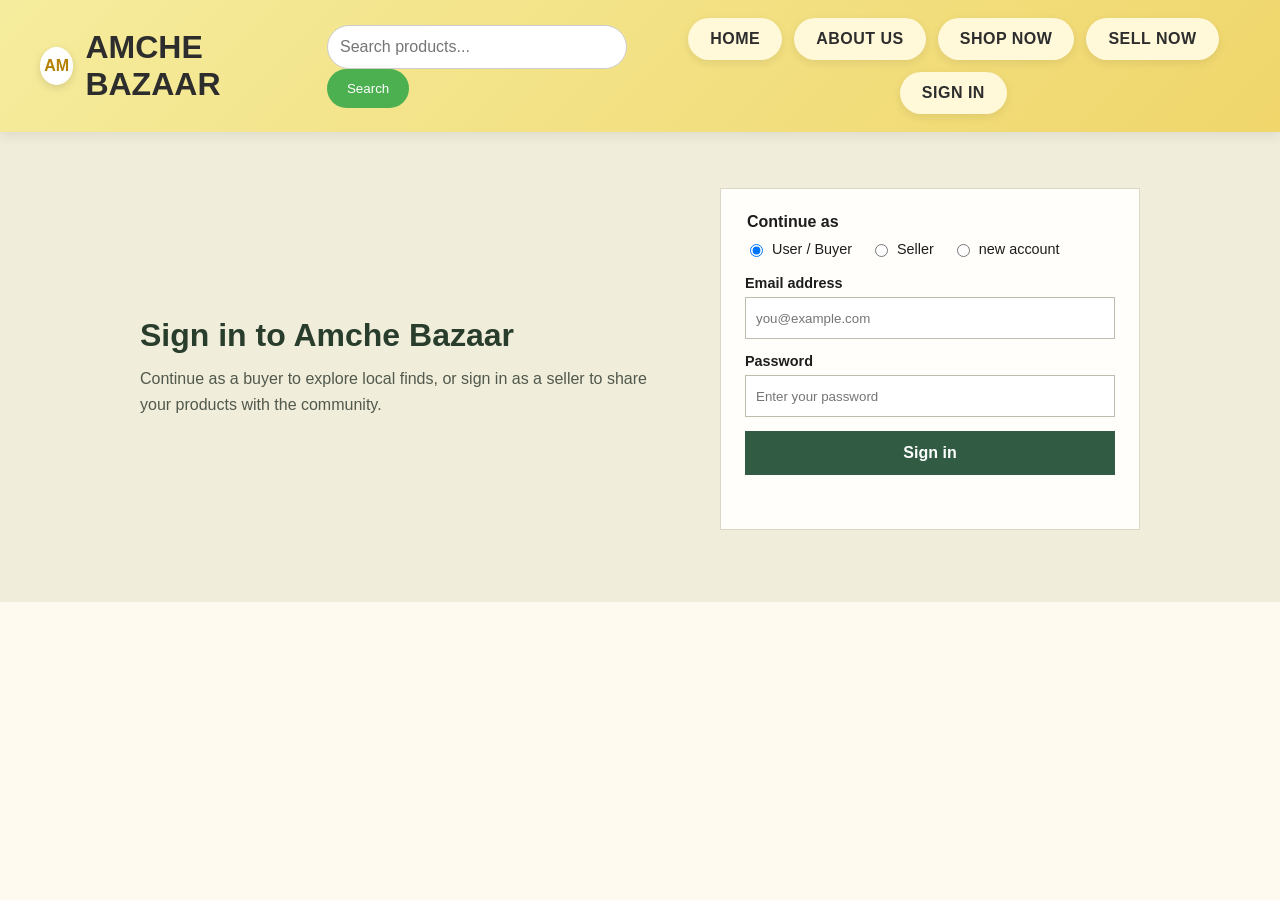
<file: signin.html>
<DOCTYPE>
<html>
<head>
<title>Amche Bazaar- Buy & Sell Local Items</title>
<meta charset="UTF-8">
    <meta name="viewport" content="width=device-width, initial-scale=1.0">
    <title>AMCHE BAZAAR</title>
    <link rel="stylesheet" href="style.css">
      <style>
    * {
    box-sizing: border-box;
  }
   body {
    margin: 0;
    font-family: Arial, sans-serif;
    background: #fffaf0;
    color: #1d1d1d;
  }
  a {
    text-decoration: none;
    color: inherit;
  }
  .navbar {
    background: linear-gradient(135deg, #f5ec9d, #f0d66b);
    padding: 18px 40px;
    display: flex;
    flex-direction:row;
    justify-content: space-between;
    align-items: center;
    box-shadow: 0 4px 12px rgba(0, 0, 0, 0.08);
    position: sticky;
    top: 0;
    z-index: 10;
  }
  .brand {
    display: flex;
    align-items: center;
    gap: 12px;
  }
  .brand-mark {
    width: 38px;
    height: 38px;
    display: inline-flex;
    align-items: center;
    justify-content: center;
    border-radius: 50%;
    background: #fff;
    color: #b57f00;
    font-weight: 700;
    box-shadow: 0 3px 8px rgba(0, 0, 0, 0.12);
  }
  .navbar h1 {
    margin: 0;
    font-size: 2rem;
    color: #2d2d2d;
    text-transform: capitalize;
  }
  .buttons {
    display: flex;
    flex-direction:row;
    flex-wrap: wrap;
    justify-content: center;
    gap: 12px;
  }
  .buttons a {
    display: inline-block;
    padding: 12px 22px;
    border-radius: 30px;
    background: #fff8d9;
    color: #2d2d2d;
    font-weight: 700;
    text-transform: uppercase;
    letter-spacing: 0.5px;
    transition: transform 0.2s ease, box-shadow 0.2s ease;
    box-shadow: 0 3px 10px rgba(0, 0, 0, 0.08);
  }
  .buttons a:hover {
    transform: translateY(-2px);
    box-shadow: 0 8px 16px rgba(0, 0, 0, 0.12);
  }
  .welcomesection {
    background: linear-gradient(rgba(0, 0, 0, 0.35), rgba(0, 0, 0, 0.35)), url("assets/images/localm.jpg") center/cover no-repeat;
    min-height: 420px;
    display: flex;
    align-items: center;
    justify-content: center;
    padding: 40px 20px;
  }
  .backbody {
    max-width: 700px;
    text-align: center;
    color: #fff;
  }
  .tagline {
    margin: 0 0 10px;
    font-size: 1rem;
    letter-spacing: 3px;
    text-transform: uppercase;
    color: #ffe69a;
    font-weight: 700;
  }
  .search-bar button {
    padding: 12px 20px;
    border: none;
    border-radius: 25px;
    background-color: #4caf50;
    color: white;
    cursor: pointer;
}
.search-bar input {
    width: 300px;
    padding: 12px;
    border: 1px solid #ccc;
    border-radius: 25px;
    font-size: 16px;
}
@media (max-width: 700px) {
    .navbar {
      flex-direction: row;
      gap: 16px;
      padding: 18px 20px;
    }
    .navbar h1 {
      font-size: 1.6rem;
    }
    .buttons a {
      padding: 10px 16px;
    }
  }
   .signin-section {
    display: grid;
    grid-template-columns: minmax(0, 1fr) minmax(280px, 420px);
    align-items: center;
    gap: 40px;
    padding: 56px max(20px, calc((100% - 1000px) / 2));
    background: #f1eddb;
  }
  .signin-intro h2 {
    margin: 0 0 12px;
    color: #293d2c;
    font-size: 2rem;
  }
  .signin-intro p {
    margin: 0;
    color: #50594c;
    line-height: 1.6;
  }
  .signin-form {
    padding: 24px;
    border: 1px solid #ddd7c5;
    background: #fffefa;
  }
  .signin-form fieldset {
    display: flex;
    gap: 18px;
    margin: 0 0 18px;
    padding: 0;
    border: 0;
  }
  .signin-form legend {
    margin-bottom: 10px;
    font-weight: 700;
  }
  .signin-form label {
    display: block;
    margin-bottom: 14px;
    font-size: 0.9rem;
    font-weight: 700;
  }
  .signin-form fieldset label {
    display: flex;
    align-items: center;
    gap: 6px;
    margin: 0;
    font-weight: 400;
  }
  .signin-form input:not([type="radio"]) {
    width: 100%;
    min-height: 42px;
    margin-top: 6px;
    padding: 10px;
    border: 1px solid #bdbdad;
  }
  .signin-form button {
    width: 100%;
    min-height: 44px;
    border: 0;
    background: #315c43;
    color: #fff;
    cursor: pointer;
    font-size: 1rem;
    font-weight: 700;
  }
  .signin-message {
    min-height: 1.4em;
    margin: 10px 0 0;
    color: #315c43;
    font-size: 0.9rem;
  }
  @media (max-width: 700px) {
    .signin-section {
      grid-template-columns: 1fr;
      gap: 24px;
      padding: 38px 20px;
    }
  }
  </style>
</head>
<body>
  <header class="navbar">
    <div class="brand">
      <span class="brand-mark">AM</span>
      <h1>AMCHE BAZAAR</h1>
      <div>
      <nav>
<div class="search-bar">
    <input type="text" placeholder="Search products...">
    <button>Search</button>
</div>
</div>
      </div>
    </div>
    <nav class="buttons" aria-label="Main navigation">
      <a href="index.html">Home</a>
      <a href="index.html#aboutus">About Us</a>
      <a href="products.html">Shop Now</a>
      <a href="signin.html">Sell Now</a>
      <a href="signin.html">Sign In</a>
    </nav>
</div>
</div>
      </div>
      </header>

<section class="signin-section" id="signin" aria-labelledby="signin-heading">
      <div class="signin-intro">
        <h2 id="signin-heading">Sign in to Amche Bazaar</h2>
        <p>Continue as a buyer to explore local finds, or sign in as a seller to share your products with the community.</p>
      </div>
      <form class="signin-form" id="signin-form">
        <fieldset>
          <legend>Continue as</legend>
          <label><input type="radio" name="role" value="user" checked> User / Buyer</label>
          <label><input type="radio" name="role" value="seller"> Seller</label>
          <label><input type="radio" name="role" value="new acc">new account</label>
        </fieldset>
        <label for="signin-email">Email address
          <input id="signin-email" name="email" type="email" autocomplete="email" placeholder="you@example.com" required>
        </label>
        <label for="signin-password">Password
          <input id="signin-password" name="password" type="password" autocomplete="current-password" placeholder="Enter your password" required>
        </label>
        <button type="submit">Sign in</button>
        <p class="signin-message" id="signin-message" role="status" aria-live="polite"></p>
      </form>
    </section>



</main>
  </header>
</body>
</file>
<file: style.css>
* {
    box-sizing: border-box;
  }
   body {
    margin: 0;
    font-family: Arial, sans-serif;
    background: #fffaf0;
    color: #1d1d1d;
  }
  a {
    text-decoration: none;
    color: inherit;
  }
  .navbar {
    background: linear-gradient(135deg, #f5ec9d, #f0d66b);
    padding: 18px 40px;
    display: flex;
    justify-content: space-between;
    align-items: center;
    box-shadow: 0 4px 12px rgba(0, 0, 0, 0.08);
    position: sticky;
    top: 0;
    z-index: 10;
  }
  .brand {
    display: flex;
    align-items: center;
    gap: 12px;
  }
  .brand-mark {
    width: 38px;
    height: 38px;
    display: inline-flex;
    align-items: center;
    justify-content: center;
    border-radius: 50%;
    background: #fff;
    color: #b57f00;
    font-weight: 700;
    box-shadow: 0 3px 8px rgba(0, 0, 0, 0.12);
  }
  .navbar h1 {
    margin: 0;
    font-size: 2rem;
    color: #2d2d2d;
    text-transform: capitalize;
  }
  .buttons {
    display: flex;
    flex-wrap: wrap;
    justify-content: center;
    gap: 12px;
  }
  .buttons a {
    display: inline-block;
    padding: 12px 22px;
    border-radius: 30px;
    background: #fff8d9;
    color: #2d2d2d;
    font-weight: 700;
    text-transform: uppercase;
    letter-spacing: 0.5px;
    transition: transform 0.2s ease, box-shadow 0.2s ease;
    box-shadow: 0 3px 10px rgba(0, 0, 0, 0.08);
  }
  .buttons a:hover {
    transform: translateY(-2px);
    box-shadow: 0 8px 16px rgba(0, 0, 0, 0.12);
  }
  .welcomesection {
    background: linear-gradient(rgba(0, 0, 0, 0.35), rgba(0, 0, 0, 0.35)), url('img1.WEBP') center/cover no-repeat;
    min-height: 420px;
    display: flex;
    align-items: center;
    justify-content: center;
    padding: 40px 20px;
  }
  .backbody {
    max-width: 700px;
    text-align: center;
    color: #fff;
  }
  .tagline {
    margin: 0 0 10px;
    font-size: 1rem;
    letter-spacing: 3px;
    text-transform: uppercase;
    color: #ffe69a;
    font-weight: 700;
  }
  .backbody h1 {
    margin: 0 0 15px;
    font-size: clamp(2.2rem, 4vw, 4rem);
    line-height: 1.1;
  }
  .backbody p {
    margin: 0;
    font-size: 1.1rem;
    line-height: 1.7;
    color: #f3f3f3;
  }
  .products {
    padding: 60px 20px 40px;
    background: #fffaf0;
  }
  .section-heading {
    text-align: center;
    margin-bottom: 30px;
  }
  .section-heading span {
    display: inline-block;
    margin-bottom: 10px;
    color: #b57f00;
    font-weight: 700;
    text-transform: uppercase;
    letter-spacing: 2px;
    font-size: 0.8rem;
  }
  .section-heading h2 {
    margin: 0;
    font-size: clamp(2rem, 3vw, 3rem);
    color: #222;
  }
  .cards {
    display: flex;
    justify-content: center;
    flex-wrap: wrap;
    gap: 24px;
    margin: 0 auto 30px;
    max-width: 1200px;
    hover:{
        background-color:rgb(221, 207, 207);
    }
  }
  .card {
    flex: 1 1 260px;
    max-width: 320px;
    background: linear-gradient(180deg, #ffb347, #ff8c42);
    padding: 28px 22px;
    border-radius: 18px;
    box-shadow: 0 10px 20px rgba(0, 0, 0, 0.08);
    text-align: center;
    color: #fff;
  }
  .icon {
    width: 70px;
    height: 70px;
    margin: 0 auto 18px;
    border-radius: 50%;
    display: flex;
    align-items: center;
    justify-content: center;
    font-size: 2rem;
    background: rgba(255, 255, 255, 0.2);
  }
  .card h3 {
    margin: 0 0 12px;
    font-size: 1.6rem;
  }
  .card p {
    margin: 0;
    line-height: 1.6;
    font-size: 1rem;
    color: #fffaf1;
  }
  .shop-grid {
    display: flex;
    justify-content: center;
    flex-wrap: wrap;
    gap: 18px;
    max-width: 1000px;
    margin: 40px auto 0;
  }
  .shop-item {
    flex: 1 1 220px;
    max-width: 260px;
    background: #fff;
    border: 1px solid #f5d77c;
    border-radius: 16px;
    padding: 22px 18px;
    text-align: center;
    box-shadow: 0 4px 12px rgba(0, 0, 0, 0.04);
  }
  .shop-item h3 {
    margin: 0 0 18px;
    color: #2d2d2d;
    font-size: 1.5rem;
  }
  .shop-item a {
    display: inline-block;
    padding: 12px 22px;
    border-radius: 30px;
    background: #f0e88d;
    color: #222;
    font-weight: 700;
    transition: 0.2s ease;
  }
  .shop-item a:hover {
    background: #e7d85b;
  }
  @media (max-width: 700px) {
    .navbar {
      flex-direction: column;
      gap: 16px;
      padding: 18px 20px;
    }
    .navbar h1 {
      font-size: 1.6rem;
    }
    .buttons a {
      padding: 10px 16px;
    }
  }
  .box{
    border-radius:0px;
    width: 300px;
    height: 500px;
    background-color: rgb(240, 240, 240);
    padding: 20px;
    margin: 20px;
    box-shadow:0 5px 15px black;
    align-content:center;
  }
  .signup{
justify-content:center;
 display: flex;
    align-items: center;
    box-shadow:black;
    font-family:Montserra;
  }
  .boxcontent{
    size:10px;
    font-family:Montserra;
  }
  .freshpicks{
    display:flex;
    flex-direction:column;
    justify-content:space-around;
    padding:10px;
  }
  .vegicards{
    display:flex;
    flex-direction:row;
    justify-content:space-around;
    align-items:center;
  }
  .vegi1{
    max-width:280px;
    background: #fff;
    height:300px;
    width:900px;
    border: 1px solid rgb(242, 95, 4);
    border-radius: 10px;
    text-align: center;
    box-shadow: 0 4px 12px rgba(0, 0, 0, 0.04);
    background: linear-gradient(to bottom,
      rgba(242, 225, 173, 0.74),
     rgb(255, 255, 255));
     padding:10px;
     align-items:flex-start;
     justify-content:center;
  }
  .vegimg{
        width: 200px;
    height: 150px;
    border: 2px solid #f5d77c;
    border-radius: 15px;
    overflow: hidden;  
  }
  .vegi1 button{
     transform: translateY(-2px);
    box-shadow: 0 8px 16px rgba(0, 0, 0, 0.12);
      display: inline-block;
    padding: 12px 22px;
    border-radius: 30px;
    background: #fff8d9;
    color: #2d2d2d;
    font-weight: 700;
    text-transform: uppercase;
    letter-spacing: 0.5px;
    transition: transform 0.2s ease, box-shadow 0.2s ease;
    box-shadow: 0 3px 10px rgba(0, 0, 0, 0.08);
  }
  .aboutus{
    display:center;
    justify-content:center;
    align-items:center;
  }
</file>
